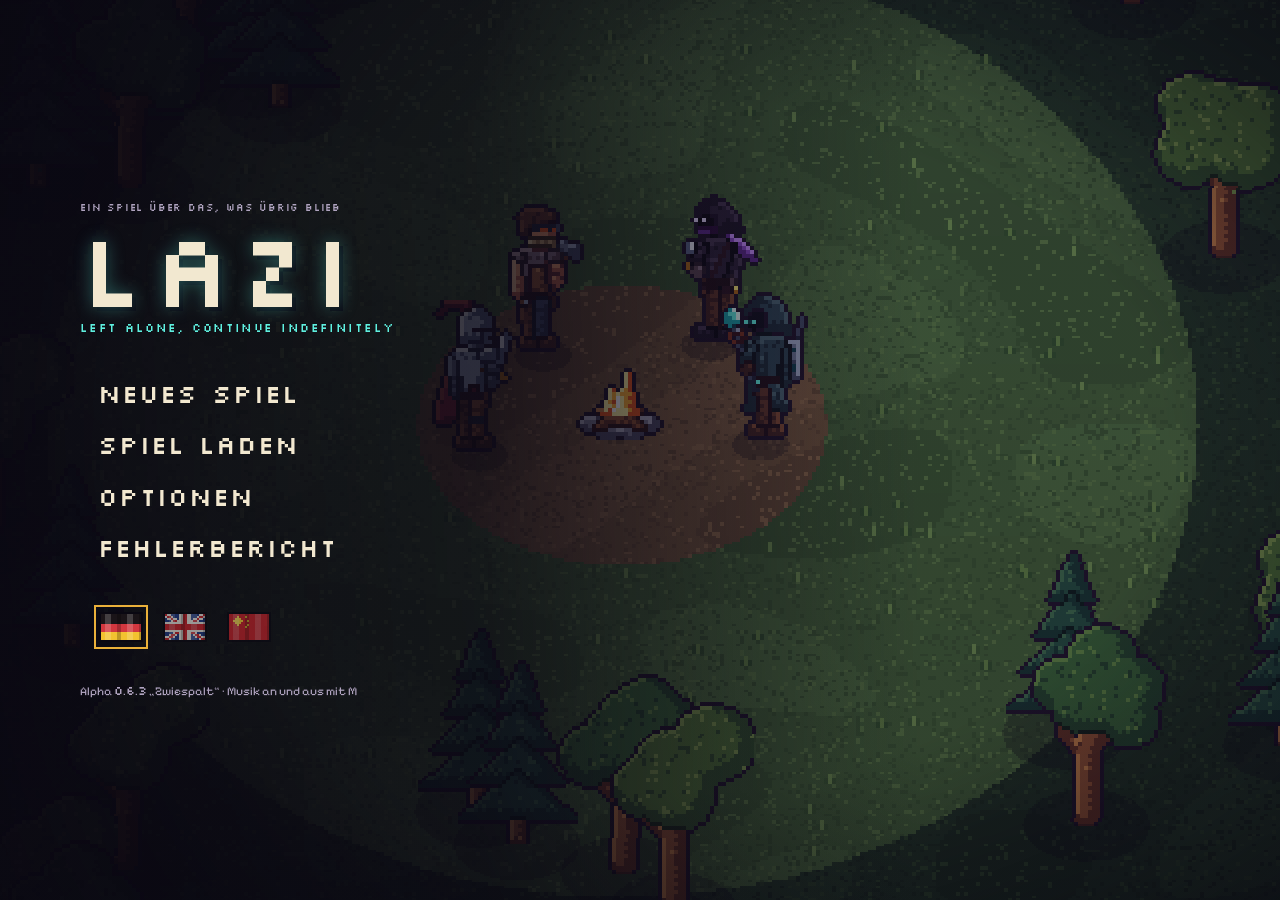
<file: index.html>
<!doctype html><html><head><meta charset="utf-8">
<meta name="viewport" content="width=device-width,initial-scale=1,viewport-fit=cover">
<link rel="manifest" href="manifest.webmanifest"><link rel="apple-touch-icon" href="icon-192.png">
<meta name="mobile-web-app-capable" content="yes"><meta name="apple-mobile-web-app-capable" content="yes">
<meta name="apple-mobile-web-app-status-bar-style" content="black-translucent"><meta name="apple-mobile-web-app-title" content="LAZI">
<meta name="theme-color" content="#120f1c">
<style>:root{box-sizing:border-box;padding-top:env(safe-area-inset-top,0px);padding-bottom:env(safe-area-inset-bottom,0px)}body{margin:0;padding:0}img{max-width:100%}</style>
<script>if ('serviceWorker' in navigator) addEventListener('load', () => {
  const schonDa = !!navigator.serviceWorker.controller;
  navigator.serviceWorker.addEventListener('controllerchange', () => { if (schonDa) neueFassungBereit(); });
  navigator.serviceWorker.register('sw.js').then(r => {
    const pruefen = () => r.update().catch(() => {});
    pruefen();
    document.addEventListener('visibilitychange', () => { if (!document.hidden) pruefen(); });
  }).catch(() => {});
});</script>
<title>LAZI</title>
<meta name="claude:viewport-fit-sides" content="cover">
<link rel="stylesheet" href="schriften/schriften.css">
<style>
/* Layout: Vollbild-Spielfläche (Three.js), darüber schwebende Pixel-Panels.
   Dorf: Ressourcen oben, Bauleiste unten. Mission: HUD oben, Steuerung unten.
   Bewusst nur ein dunkles Farbschema: das Spiel hat seine eigene Welt. */
:root {
  /* Grundtöne: Flächen und Schrift */
  --night: #120f1c;      /* Hintergrund */
  --panel: #1f1a2e;      /* Panels, leicht violett wie die Umrisse der Figuren */
  --panel2: #2a2340;     /* Karten in Panels */
  --edge: #463a62;       /* Panel-Rahmen */
  --ink: #f2e8d0;        /* Pergament-Text */
  --dim: #b0a4c0;        /* leiser Text */
  --schatten: #0a0812;   /* Umriss, Tiefe */
  /* Farben nach Bedeutung, im ganzen Spiel gleich (Vorbild Weltkarte):
     Gold = Auswahl, Hauptaktion · Rot = Gefahr, fehlt · Grün = sicher, gut · Cyan = Lazi, Verbund · Violett = geheim · Grau mit Schloss = gesperrt */
  --auswahl: #eab03a;  --auswahl-tief: #9a5a10;  --auf-auswahl: #241404;
  --gefahr: #ff5a4a;   --gefahr-text: #ff8a70;   --gefahr-grund: #4a1820;
  --sicher: #8ad860;
  --lazi: #5ff0e0;
  --geheim: #c890ff;
  --gesperrt: #8a8098;
  --gefahr-leer: #4a3e5a; /* leeres Gefahr-Kästchen */
  --mana: #8ab8ff;       /* Mana der Fähigkeiten (Wert, keine Bedeutung) */
  /* Alte Namen zeigen auf die Bedeutung */
  --bronze: var(--auswahl);
  --relic: var(--lazi);
  --blood: var(--gefahr);
  --good: var(--sicher);
  --rare: #5b9cff;
  --f-display: 'Silkscreen', 'Courier New', monospace;
  --f-body: 'LAZI Ziffern', 'Pixelify Sans', 'Trebuchet MS', sans-serif;
  color-scheme: dark;
}
html, body { height: 100%; }
/* Pixelify macht aus fl und fi sonst ein A */
*, *::before, *::after { font-variant-ligatures: none !important; font-feature-settings: "liga" 0, "clig" 0; }
[hidden] { display: none !important; }
body {
  background: var(--night); color: var(--ink);
  font-family: var(--f-body); font-size: 16px; line-height: 1.35;
  overflow: hidden; user-select: none; -webkit-user-select: none; touch-action: none;
}
#game { position: fixed; inset: 0; width: 100%; height: 100%; display: block; image-rendering: pixelated; }
button { font: inherit; color: inherit; }
/* iPhone: Die Seite selbst darf sich nie vergrößern (Doppeltippen, Spreizen). Dazu die Sperre in js/start.js (zoomSperre). */
html, #game, #touch, #stick, #knob, #hud, #fx, #stimmung { touch-action: none; }
button, .btn, .baukarte, .reiter, .zelle, .hm-knopf, .wahl-knopf, .modus-karte { touch-action: manipulation; }
body { -webkit-touch-callout: none; -webkit-text-size-adjust: 100%; text-size-adjust: 100%; }

.panel {
  background: var(--panel); color: var(--ink);
  border: 2px solid var(--edge);
  box-shadow: 0 0 0 2px #0a0812, inset 0 -3px 0 #0006;
  padding: 8px 10px;
}
.label { font-family: var(--f-display); font-size: 10px; letter-spacing: .08em; text-transform: uppercase; color: var(--dim); }
.note { font-size: 13px; color: var(--dim); margin: 0; }

.btn {
  appearance: none; cursor: pointer; justify-self: start;
  font: 400 15px/1 var(--f-display); letter-spacing: .06em; text-transform: uppercase;
  color: var(--auf-auswahl); background: var(--auswahl); border: 0; padding: 12px 18px;
  box-shadow: inset 0 -4px 0 var(--auswahl-tief), 0 0 0 2px var(--schatten);
}
.btn:hover { filter: brightness(1.1); }
.btn:focus-visible, .baukarte:focus-visible, .tb:focus-visible, .schliessen:focus-visible { outline: 3px solid var(--auswahl); outline-offset: 3px; }
.btn:disabled { filter: grayscale(1) brightness(.6); cursor: not-allowed; }
.btn.small { font-size: 11px; padding: 8px 10px; }
/* Fingergröße: jeder Knopf mindestens 44 px hoch (Grafik-Regel) */
.btn { min-height: 44px; }
.btn.ghost { background: var(--panel2); color: var(--ink); box-shadow: inset 0 -4px 0 #0008, 0 0 0 2px var(--edge); }
.knopfreihe { display: flex; flex-wrap: wrap; gap: 10px; }

/* ---------- Mission-HUD ---------- */
#hud {
  position: fixed; left: 0; right: 0; top: 0; pointer-events: none;
  display: flex; gap: 8px; justify-content: space-between; align-items: flex-start;
  padding-top: calc(8px + env(safe-area-inset-top, 0px));
  padding-left: max(12px, env(safe-area-inset-left, 0px));
  padding-right: max(12px, env(safe-area-inset-right, 0px));
}
#hud > .panel { min-width: 0; padding: 5px 8px; }
.hud-l { display: grid; gap: 3px; width: 200px; }
.hud-l > .label { font-size: 9px; white-space: nowrap; overflow: hidden; text-overflow: ellipsis; }
.hud-l { grid-template-columns: minmax(0, 1fr) auto; }
.hud-l > * { grid-column: 1 / -1; }
.hud-l > #wName { grid-column: 1; white-space: nowrap; overflow: hidden; text-overflow: ellipsis; }
.hud-l > #wExtra { grid-column: 2; }
.hud-l > .klapp { grid-column: auto; }
.hud-c { text-align: center; display: grid; gap: 3px; min-width: 160px; }
/* Gold, Teile, Punkte in einer Zeile */
.hud-r { display: grid; grid-auto-flow: column; grid-template-rows: auto; align-items: baseline; gap: 0 6px; font-variant-numeric: tabular-nums; }
.hud-r b + .label { margin-left: 8px; }
.hud-r b { text-align: right; font-weight: 600; }
.g { color: var(--ink); } .t { color: var(--lazi); }
.bar { position: relative; height: 14px; background: #0a0812; border: 2px solid #000; }
.bar i { position: absolute; inset: 0 auto 0 0; width: 100%; display: block; }
.bar b { position: relative; display: block; font: 600 11px/10px var(--f-body); text-align: center; padding-top: 1px; color: #fff; text-shadow: 1px 1px 0 #000; }
.bar.hp i { background: linear-gradient(#ff7a5e 0 50%, #d2373f 50%); }
.bar.charge { height: 4px; border-width: 1px; }
.bar.charge i { background: var(--relic); width: 0; }
.bar.boss { height: 12px; }
.bar.boss i { background: linear-gradient(#ff7a5e 0 50%, #b02a34 50%); }
.bar.door i { background: linear-gradient(#b8ec90 0 50%, #4e9a32 50%); }
#waveLabel { font-family: var(--f-display); font-size: 12px; letter-spacing: .06em; }
#waveSub { font-size: 12px; line-height: 1.2; color: var(--dim); }
.weapon { font-size: 12px; line-height: 1.2; }

#hint {
  position: fixed; left: max(16px, env(safe-area-inset-left, 0px)); bottom: calc(14px + env(safe-area-inset-bottom, 0px));
  font-size: 10.5px; color: var(--dim); max-width: 540px; pointer-events: none;
  display: flex; flex-wrap: wrap; gap: 1px 9px; padding: 3px 7px;
}
kbd { font-family: var(--f-display); font-size: 9px; color: var(--ink); background: #0a0812; border: 1px solid var(--edge); padding: 1px 4px; white-space: nowrap; }

#toast {
  position: fixed; left: 50%; top: 30%; transform: translate(-50%, -50%);
  font-family: var(--f-display); font-size: clamp(18px, 4vw, 30px); letter-spacing: .06em; text-align: center;
  color: var(--ink); text-shadow: 3px 3px 0 #0a0812; pointer-events: none; opacity: 0; transition: opacity .25s;
  width: min(90vw, 720px); text-wrap: balance; z-index: 5;
}
#toast.show { opacity: 1; }
#toast small { display: block; font-family: var(--f-body); font-size: .55em; letter-spacing: 0; color: var(--dim); margin-top: 6px; }

#fx { position: fixed; inset: 0; pointer-events: none; overflow: hidden; }
.dmg { position: absolute; font: 700 15px/1 var(--f-body); color: #fff; text-shadow: 2px 2px 0 #0a0812, -1px -1px 0 #0a0812; transform: translate(-50%, -50%); white-space: nowrap; }
.dmg.big { font-size: 21px; color: var(--bronze); }
.dmg.hurt { color: var(--gefahr-text); }
.dmg.heal { color: var(--good); }
.dmg.loot { color: var(--relic); font-size: 13px; }

#itemCard {
  position: fixed; left: 50%; transform: translateX(-50%);
  bottom: calc(18px + env(safe-area-inset-bottom, 0px));
  width: min(360px, calc(100vw - 32px)); display: grid; gap: 4px;
}
#hint:not([hidden]) ~ #itemCard { bottom: calc(76px + env(safe-area-inset-bottom, 0px)); }
#itemCard.touch { bottom: calc(190px + env(safe-area-inset-bottom, 0px)); }
#itemCard .ic-name { font-size: 19px; font-weight: 700; }
#itemCard .ic-stats { font-size: 14px; font-variant-numeric: tabular-nums; }
#itemCard .ic-eff { font-size: 13px; color: var(--relic); }
.up { color: var(--sicher); } .down { color: var(--gefahr-text); }

/* ---------- Dorf ---------- */
#dorfUi { position: fixed; inset: 0; pointer-events: none; }
#dorfUi > * { pointer-events: auto; }
#dorfTop {
  position: absolute; left: 0; right: 0; top: 0; pointer-events: none;
  display: flex; gap: 8px; justify-content: space-between; align-items: flex-start; flex-wrap: wrap;
  padding-top: calc(10px + env(safe-area-inset-top, 0px));
  padding-left: max(16px, env(safe-area-inset-left, 0px));
  padding-right: max(16px, env(safe-area-inset-right, 0px));
}
#dorfTop > * { pointer-events: auto; min-width: 0; }
.ressourcen { display: flex; flex-wrap: wrap; gap: 4px 16px; align-items: baseline; font-variant-numeric: tabular-nums; }
.res { display: grid; }
.res b { font-size: 19px; font-weight: 700; line-height: 1.1; }
.res .a { color: var(--ink); }
.res small { font-size: 11px; color: var(--dim); }
.res b, .res-mini b { text-shadow: 1px 1px 0 #0a0812; letter-spacing: .02em; }
/* Eingeklappt: die übrigen Vorräte als Kurzliste mit Symbolen im freien Platz rechts */
.ressourcen:not(.zu) .res-mini { display: none; }
.res-mini { display: grid; grid-template-columns: repeat(2, auto); gap: 1px 10px; align-content: center; justify-content: start; font-variant-numeric: tabular-nums; }
.res-mini span { display: flex; align-items: center; gap: 3px; white-space: nowrap; }
.res-mini b { font-size: 14px; font-weight: 700; line-height: 1.1; color: var(--ink); }
.res-mini .rsym { width: 13px; height: 13px; }
.epoche { width: 300px; display: grid; gap: 4px; }
/* Eingeklappt (Standard): Vorrat als eine Zeile aus Symbol und Zahl, Ziele als Zähler. Aufgeklappt: alles mit Namen und Hinweisen. */
.ressourcen.zu { display: flex; flex-wrap: wrap; align-items: center; gap: 2px 14px; padding: 5px 34px 5px 10px; }
.ressourcen.zu .res { display: flex; align-items: center; gap: 3px; }
.ressourcen.zu .res .rtext, .ressourcen.zu .res small, .epoche.zu .label { position: absolute; width: 1px; height: 1px; overflow: hidden; clip-path: inset(50%); white-space: nowrap; }
.ressourcen.zu .res b, .ressourcen.zu .res-mini b { font-size: 15px; }
.ressourcen.zu .res-mini { display: flex; flex-wrap: wrap; gap: 2px 14px; }
.ressourcen.zu .res .label .rsym, .ressourcen.zu .res-mini .rsym { width: 15px; height: 15px; }
.res.herz .label::before { content: ''; width: 13px; height: 12px; flex: none; background: currentColor; clip-path: polygon(0 15%, 15% 0, 38% 0, 50% 15%, 62% 0, 85% 0, 100% 15%, 100% 45%, 50% 100%, 0 45%); }
.ressourcen.zu .res.herz .label { color: var(--ink); font-size: 0; }
.epoche.zu { display: flex; align-items: center; gap: 4px 10px; flex-wrap: wrap; width: auto; padding: 5px 34px 5px 10px; }
#dZielStand { font-size: 13px; color: var(--dim); white-space: nowrap; }
/* Eingeklappt fehlen die Hinweise: Steht dort etwas Schlechtes, wird die Zahl rot */
.ressourcen.zu .res:has(small.schlecht) b, .ressourcen.zu .res b.down { color: var(--gefahr-text); }
#dZielStand.ok { color: var(--sicher); }
.epoche:not(.zu) #dZielStand { display: none; }
.epoche-name { font-family: var(--f-display); font-size: 12px; letter-spacing: .04em; }
#dZiel { list-style: none; margin: 0; padding: 0; font-size: 13px; color: var(--dim); display: grid; gap: 1px; }
#dZiel li.ok { color: var(--good); }
.oben-rechts { display: flex; gap: 8px; align-items: flex-start; }

#bauBereich {
  position: absolute; left: max(16px, env(safe-area-inset-left, 0px)); bottom: calc(14px + env(safe-area-inset-bottom, 0px));
  right: calc(max(16px, env(safe-area-inset-right, 0px)) + 158px); display: grid; gap: 0; justify-items: start;
}
#bauReiter { display: flex; gap: 2px; overflow-x: auto; touch-action: pan-x; max-width: 100%; justify-self: stretch; }
#bauLeiste { justify-self: stretch; }
/* Eingeklappt: nur der Knopf „Bauen“, die Reiter kommen beim Aufklappen */
#bauBereich.zu .reiter:not(.klappe) { display: none; }
#bauBereich.zu .reiter.klappe { border-bottom: 2px solid var(--edge); padding: 0 14px; min-height: 40px; color: var(--ink); }
#bauBereich.zu #bauLeiste { display: none; }
.reiter.klappe { color: var(--ink); }
#bauBereich.zu .reiter { border-bottom: 2px solid var(--edge); }
.reiter {
  appearance: none; cursor: pointer; flex: none; font: 400 11px/1 var(--f-display); letter-spacing: .05em; text-transform: uppercase;
  color: var(--dim); background: var(--panel); border: 2px solid var(--edge); border-bottom: 0; padding: 7px 10px 6px;
}
.reiter.an { color: var(--bronze); background: var(--panel); box-shadow: inset 0 3px 0 var(--bronze); }
.reiter:focus-visible { outline: 3px solid var(--auswahl); outline-offset: -3px; }
#bauLeiste { display: flex; gap: 6px; overflow-x: auto; padding: 6px; touch-action: pan-x; align-items: stretch; }
.leiste-note { align-self: center; max-width: 52ch; padding: 0 6px; }
.politik-karte { flex: 0 0 auto; width: 230px; display: grid; gap: 4px; align-content: start; background: var(--panel2); border: 2px solid var(--edge); padding: 6px 8px; }
.ls-wert { font-size: 17px; }
.gruende { list-style: none; margin: 0; padding: 0; display: grid; gap: 1px; font-size: 12px; }
.gruende li { display: flex; justify-content: space-between; gap: 8px; }
.nachbar { display: flex; justify-content: space-between; gap: 8px; font-size: 14px; }
.ausbau { display: grid; gap: 2px; border-top: 2px solid var(--edge); padding-top: 6px; }
.res.kohle b { color: var(--ink); }
.baukarte {
  flex: 0 0 auto; width: 92px; display: grid; justify-items: center; align-content: start; gap: 1px; cursor: pointer; text-align: center;
  background: var(--panel2); border: 2px solid var(--edge); padding: 4px 4px 5px;
}
.baukarte:hover { border-color: var(--auswahl); }
.baukarte canvas { width: 46px; height: 40px; object-fit: contain; image-rendering: pixelated; }
.baukarte b { font-size: 12px; line-height: 1.1; overflow-wrap: anywhere; hyphens: auto; }
.baukarte { overflow: hidden; }
.baukarte span, .baukarte p { overflow-wrap: anywhere; hyphens: auto; }
.baukarte .preis { font-size: 11px; color: var(--ink); }
.baukarte .grund { font-size: 10px; line-height: 1.15; color: var(--gefahr-text); display: -webkit-box; -webkit-line-clamp: 2; -webkit-box-orient: vertical; overflow: hidden; }
.baukarte .grund:empty { display: none; }
.baukarte.gesperrt { opacity: .62; }
.baukarte { position: relative; }
.baukarte .schloss { display: none; position: absolute; left: 50%; top: 4px; transform: translateX(-50%); width: 40px; height: auto; image-rendering: pixelated; pointer-events: none; }
.baukarte.epochezu { opacity: 1; background: #0e0c14; border-color: #2a2632; }
.baukarte.epochezu > :not(.schloss):not(.grund) { filter: grayscale(1) brightness(.45); }
.baukarte.epochezu .schloss { display: block; }
.baukarte.epochezu .grund { color: var(--gesperrt); }
#dorfKnoepfe {
  position: absolute; right: max(16px, env(safe-area-inset-right, 0px)); bottom: calc(14px + env(safe-area-inset-bottom, 0px));
  display: grid; gap: 6px; width: 144px;
}
#dorfKnoepfe .btn { justify-self: stretch; text-align: center; }
#btnMission { padding: 12px; font-size: 14px; }
#bauModus {
  position: absolute; left: 50%; transform: translateX(-50%); bottom: calc(18px + env(safe-area-inset-bottom, 0px));
  display: flex; gap: 10px; align-items: center; flex-wrap: wrap; justify-content: center; width: min(460px, calc(100vw - 32px));
}
#bauModusText { font-weight: 600; flex: 1 1 100%; text-align: center; }
#infoPanel {
  position: absolute; right: max(16px, env(safe-area-inset-right, 0px)); top: calc(64px + env(safe-area-inset-top, 0px));
  width: min(300px, calc(100vw - 32px)); display: grid; gap: 8px; padding-right: 44px;
  max-height: calc(100vh - 260px); overflow-y: auto; z-index: 4;   /* über den Klapp-Knöpfen der HUD-Kästen */
}
#infoPanel .btn { justify-self: stretch; text-align: center; }
#infoPanel p { margin: 0; font-size: 14px; }
.info-titel { font-family: var(--f-display); font-size: 15px; }
.schliessen { position: absolute; right: 2px; top: 2px; min-width: 44px; min-height: 44px; background: none; border: 0; color: var(--dim); font-size: 22px; cursor: pointer; padding: 2px 6px; }

/* ---------- Overlay ---------- */
#overlay {
  position: fixed; inset: 0; display: grid; place-items: center; overflow-y: auto; z-index: 10;
  background: radial-gradient(ellipse at center, #120f1ccc, #06040cf0);
  padding-block: calc(20px + env(safe-area-inset-top, 0px)) calc(20px + env(safe-area-inset-bottom, 0px));
  padding-left: max(16px, env(safe-area-inset-left, 0px)); padding-right: max(16px, env(safe-area-inset-right, 0px));
  touch-action: pan-y;
}
.card { width: min(580px, 100%); display: grid; gap: 14px; padding: 20px 22px; }
.card h1 { margin: 0; font-family: var(--f-display); font-weight: 400; font-size: clamp(24px, 6vw, 36px); line-height: 1.05; letter-spacing: .03em; text-wrap: balance; }
.card p { margin: 0; max-width: 62ch; }
.card .story { font-size: 17px; border-left: 3px solid var(--edge); padding-left: 12px; }
.facts { display: grid; grid-template-columns: max-content 1fr; gap: 6px 14px; font-size: 15px; margin: 0; }
.facts dt { font-family: var(--f-display); font-size: 10px; letter-spacing: .08em; text-transform: uppercase; color: var(--dim); padding-top: 4px; }
.facts dd { margin: 0; min-width: 0; }
/* Gefahr: überall fünf Kästchen, gefüllte in Rot (wie auf der Weltkarte) */
.pips { display: inline-flex; gap: 2px; vertical-align: middle; }
.facts dd > .pips { margin-right: 6px; }
.pips i { width: 7px; height: 7px; background: var(--gefahr-leer); display: block; }
.pips i.voll { background: var(--gefahr); }
.rewards { display: flex; flex-wrap: wrap; gap: 8px; }
.reward { border: 2px solid var(--edge); background: #0a0812; padding: 6px 10px; font-variant-numeric: tabular-nums; }
.reward b { font-size: 20px; display: block; }
.reward.g b, .reward.a b, .reward.s b { color: var(--ink); } .reward.t b { color: var(--lazi); }
.controls { display: grid; grid-template-columns: max-content 1fr; gap: 4px 12px; font-size: 14px; color: var(--dim); }
.beutel { display: grid; gap: 8px; max-height: 50vh; overflow-y: auto; }
.beutel-zeile { background: var(--panel2); border: 2px solid var(--edge); padding: 8px 10px; display: grid; gap: 4px; }
.beutel-zeile.aktiv { border-color: var(--bronze); }
.bz-name { font-weight: 700; font-size: 16px; }
.bz-werte { font-size: 13px; color: var(--dim); }
.bz-werte .eff { color: var(--relic); }
.bz-knoepfe { display: flex; flex-wrap: wrap; gap: 6px; }
.bz-knoepfe:empty { display: none; }

/* ---------- Touch-Steuerung ---------- */
#touch { position: fixed; inset: 0; pointer-events: none; }
#stick {
  position: absolute; left: max(18px, env(safe-area-inset-left, 0px)); bottom: calc(24px + env(safe-area-inset-bottom, 0px));
  width: 104px; height: 104px; border-radius: 50%; border: 2px solid #ffffff33; background: #00000033; pointer-events: auto;
}
#knob { position: absolute; left: 50%; top: 50%; width: 46px; height: 46px; margin: -23px 0 0 -23px; border-radius: 50%; background: #f2e8d055; border: 2px solid #f2e8d0aa; }
#tbtns {
  position: absolute; right: max(16px, env(safe-area-inset-right, 0px)); bottom: calc(22px + env(safe-area-inset-bottom, 0px));
  display: grid; grid-template-columns: 64px 76px; grid-template-rows: 64px 76px; gap: 10px; pointer-events: auto;
}
.tb {
  border-radius: 50%; border: 2px solid #0a0812; color: var(--ink); background: #1f1a2ecc;
  font: 400 9px/1.1 var(--f-display); letter-spacing: .04em; text-transform: uppercase; display: grid; place-items: center; text-align: center;
  box-shadow: inset 0 -4px 0 #0008;
}
.tb.main { background: var(--auswahl); color: var(--auf-auswahl); grid-column: 2; grid-row: 2; }
.tb.on { filter: brightness(1.5); }


/* Düstere Stimmung: dunkle Ränder und ein kühler Schleier über der Welt */
#stimmung {
  position: fixed; inset: 0; pointer-events: none;
  background:
    radial-gradient(ellipse 75% 70% at 50% 50%, transparent 55%, rgba(6, 4, 14, .62) 100%),
    linear-gradient(rgba(28, 22, 52, .22), rgba(18, 12, 30, .3));
}
.dmg.golem { color: #c8e8ff; font-size: 13px; }
.weapon.dim { color: var(--dim); font-size: 12px; }
.weapon.dim:empty { display: none; }
.bar.energy { height: 10px; }
.bar.energy i { background: linear-gradient(#a0fff4 0 50%, #2ab8b0 50%); }
.bar.energy b { font-size: 9px; line-height: 8px; }
.card.breit { width: min(860px, 100%); }
.klassen { display: grid; grid-template-columns: repeat(auto-fit, minmax(230px, 1fr)); gap: 10px; }
.klasse-karte { background: var(--panel2); border: 2px solid var(--edge); padding: 10px; display: grid; grid-template-columns: 72px 1fr; gap: 10px; align-items: stretch; }
.klasse-karte canvas { width: 64px; height: 78px; image-rendering: pixelated; }
.schwer-wahl { display: grid; gap: 6px; margin-bottom: 10px; }
.schwer-wahl .note { margin: 0; }
.schwer-wahl .btn, .kk-text .btn { min-height: 44px; }
#ladebild { position: fixed; inset: 0; z-index: 9000; display: grid; place-content: center; justify-items: center; gap: 12px; background: #0a0812; color: var(--ink); font: 400 15px var(--f-display); letter-spacing: .06em; }
#ladebild[hidden] { display: none; }
#ladebild i { display: block; width: 140px; height: 6px; background: linear-gradient(90deg, transparent, var(--bronze), transparent); background-size: 60px 100%; background-repeat: no-repeat; animation: laden 1s linear infinite; }
@keyframes laden { from { background-position: -60px 0; } to { background-position: 140px 0; } }
.kk-bilder { display: grid; justify-items: center; align-content: start; gap: 2px; }
.kk-bilder small { font-size: 10px; color: var(--dim); margin-bottom: 8px; text-align: center; }
.klasse-karte canvas.modern { height: auto; image-rendering: auto; }
.kk-text { display: flex; flex-direction: column; gap: 4px; min-width: 0; }
.kk-text .btn { margin-top: auto; align-self: flex-start; }
.kk-text b { font-size: 18px; }
.kk-text p { font-size: 14px; margin: 0; }
.wahl { display: grid; gap: 6px; }
.wahl-knoepfe { display: grid; grid-template-columns: repeat(auto-fit, minmax(112px, 1fr)); gap: 6px; }
.wahl-knopf { text-align: left; background: var(--panel2); border: 2px solid var(--edge); padding: 8px; cursor: pointer; display: grid; gap: 2px; }
.wahl-knopf small { font-size: 12px; color: var(--dim); }
.wahl-knopf.an { border-color: var(--bronze); box-shadow: inset 0 0 0 1px var(--bronze); }
.wahl-knopf:focus-visible { outline: 3px solid var(--auswahl); outline-offset: 2px; }
.oben-rechts .btn.small { padding: 8px 10px; }

/* ---------- Hauptmenü ---------- */
#hauptmenue {
  position: fixed; inset: 0; z-index: 8;
  background: linear-gradient(90deg, rgba(10, 8, 18, .94) 0, rgba(10, 8, 18, .72) 38%, rgba(10, 8, 18, 0) 72%);
  display: flex; align-items: center;
  padding-left: max(16px, env(safe-area-inset-left, 0px)); padding-right: max(16px, env(safe-area-inset-right, 0px));
  padding-block: calc(24px + env(safe-area-inset-top, 0px)) calc(24px + env(safe-area-inset-bottom, 0px));
}
.hm-innen { display: grid; gap: 34px; padding-left: clamp(0px, 5vw, 72px); max-width: 460px; }
.hm-titel { display: grid; gap: 6px; }
.hm-titel h1 { margin: 0; font-family: var(--f-display); font-weight: 400; font-size: clamp(56px, 12vw, 104px); line-height: .9; letter-spacing: .08em; color: var(--ink); text-shadow: 0 0 18px rgba(95, 240, 224, .35), 4px 4px 0 #0a0812; }
.hm-titel p { margin: 0; font-family: var(--f-display); font-size: 12px; letter-spacing: .12em; color: var(--relic); text-transform: uppercase; }
.hm-knoepfe { display: grid; gap: 4px; }
.hm-knopf {
  appearance: none; min-height: 44px; background: none; border: 0; cursor: pointer; text-align: left; color: var(--ink);
  font: 400 clamp(20px, 4vw, 26px)/1.2 var(--f-display); letter-spacing: .04em; padding: 8px 14px; border-left: 4px solid transparent;
  display: grid;
}
.hm-knopf small { font-family: var(--f-body); font-size: 13px; letter-spacing: 0; color: var(--dim); }
.hm-knopf:hover, .hm-knopf:focus-visible { border-left-color: var(--bronze); background: rgba(234, 176, 58, .08); outline: none; color: #fff; }
.bestenliste { width: 100%; border-collapse: collapse; font-size: 13px; margin: 4px 0 10px; }
.bestenliste th, .bestenliste td { text-align: left; padding: 3px 6px; border-bottom: 1px solid rgba(255,255,255,.1); }
.bestenliste th { color: var(--dim); font-weight: 400; }
.bestenliste .eigener td { color: var(--auswahl); font-weight: 700; }
#bauOk.aus { opacity: .45; }
#bauGrundText { color: var(--gefahr-text); flex: 1 1 100%; text-align: center; }
.hm-fuss { margin: 0; font-size: 12px; color: var(--dim); }
#bauReiter .werkzeug { margin-left: auto; }
#bauReiter .werkzeug + .werkzeug { margin-left: 0; }
#bauReiter .werkzeug:disabled { opacity: .45; cursor: default; }
.btn.abbau { color: var(--gefahr-text); }
.hm-sprachen { display: flex; gap: 10px; padding-left: 14px; }
.flagge { appearance: none; padding: 5px 3px; background: none; border: 2px solid transparent; cursor: pointer; line-height: 0; opacity: .6; transition: opacity .15s, transform .15s; }
.flagge canvas { width: 44px; height: 30px; image-rendering: pixelated; }
.flagge:hover, .flagge:focus-visible { opacity: 1; transform: translateY(-2px); outline: none; border-color: var(--edge); }
.flagge.an { opacity: 1; border-color: var(--bronze); }
#grafikHinweis { position: fixed; left: 50%; transform: translateX(-50%); top: calc(12px + env(safe-area-inset-top, 0px)); z-index: 20; width: min(420px, calc(100vw - 32px)); display: grid; gap: 8px; }
#grafikHinweis p { margin: 0; }
#fpsAnzeige { position: fixed; left: max(8px, env(safe-area-inset-left, 0px)); bottom: calc(6px + env(safe-area-inset-bottom, 0px)); z-index: 9; font: 400 10px var(--f-display); color: var(--dim); background: #0a0812c0; padding: 2px 5px; pointer-events: none; }

/* ---------- Spielstände und Optionen ---------- */
.plaetze { display: grid; gap: 8px; }
.modus-karten { display: grid; gap: 8px; }
.modus-karte {
  appearance: none; cursor: pointer; text-align: left; display: grid; gap: 3px; color: var(--ink);
  background: var(--panel2); border: 2px solid var(--edge); border-left: 4px solid var(--bronze); padding: 10px 12px; font: inherit;
}
.modus-karte b { font: 400 16px/1.1 var(--f-display); letter-spacing: .05em; text-transform: uppercase; color: var(--bronze); }
.modus-karte span { font-size: 14px; color: var(--ink); }
.modus-karte small { font-size: 12px; color: var(--dim); }
.modus-karte:hover:not(:disabled), .modus-karte:focus-visible { border-color: var(--bronze); background: rgba(234, 176, 58, .08); outline: none; }
.modus-karte:disabled { cursor: not-allowed; opacity: .55; border-left-color: var(--edge); }
.modus-karte:disabled b { color: var(--dim); }
.modus-karte:disabled small { color: var(--gesperrt); }
.platz { display: flex; flex-wrap: wrap; gap: 8px 14px; align-items: center; justify-content: space-between; background: var(--panel2); border: 2px solid var(--edge); padding: 10px 12px; }
.platz.leer { opacity: .75; }
.platz-text { display: grid; gap: 2px; min-width: 0; }
.platz-text b { font-family: var(--f-display); font-weight: 400; font-size: 13px; letter-spacing: .04em; }
.platz-text span { font-size: 15px; }
.platz-text small { font-size: 12px; color: var(--dim); }
.platz-knoepfe { display: flex; flex-wrap: wrap; gap: 6px; }
.sicherung { font: 12px/1.4 ui-monospace, monospace; width: 100%; min-height: 110px; resize: vertical; box-sizing: border-box; background: #0a0812; color: var(--ink); border: 2px solid var(--edge); padding: 6px 8px; word-break: break-all; }
.optionen { display: grid; gap: 14px; }
.opt-gruppe { display: grid; grid-template-columns: minmax(0, 1fr) auto; gap: 8px 16px; align-items: center; }
.opt-gruppe > .label { grid-column: 1 / -1; color: var(--dim); }
.opt-gruppe label { font-size: 15px; }
.opt-gruppe select, .opt-gruppe input[type="range"] { font: inherit; font-size: 14px; background: #0a0812; color: var(--ink); border: 2px solid var(--edge); padding: 4px 6px; width: 190px; max-width: 46vw; }
.opt-gruppe input[type="range"] { padding: 0; accent-color: var(--bronze); }
.opt-gruppe input[type="checkbox"] { width: 20px; height: 20px; accent-color: var(--bronze); justify-self: end; }
.opt-gruppe select:focus-visible, .opt-gruppe input:focus-visible { outline: 3px solid var(--auswahl); outline-offset: 2px; }

/* ---------- Held ---------- */
#btnHeld.hinweis { box-shadow: inset 0 -4px 0 #0008, 0 0 0 2px var(--bronze); }
.bar.xp { height: 16px; }
.bar.xp i { background: linear-gradient(#ffe07a 0 50%, var(--bronze) 50%); }
.bar.xp b { font-size: 11px; line-height: 12px; }
.held-grid { display: grid; grid-template-columns: minmax(0, 1fr) minmax(0, 1.8fr); gap: 18px; align-items: start; }
.held-werte, .held-baum { display: grid; gap: 8px; min-width: 0; }
.wert-zeile { display: flex; gap: 10px; align-items: center; justify-content: space-between; background: var(--panel2); border: 2px solid var(--edge); padding: 8px 10px; }
.wert-zeile .note { display: block; }
.meilenstein { display: grid; gap: 6px; }
.ms-kopf { display: flex; gap: 10px; align-items: baseline; }
.ms-stufe { font-family: var(--f-display); font-size: 13px; color: var(--dim); }
.ms-stufe.erreicht { color: var(--sicher); }
.ms-wahl { display: grid; grid-template-columns: minmax(0, 1fr) auto minmax(0, 1fr); gap: 6px; align-items: stretch; }
.oder { align-self: center; font-size: 12px; color: var(--dim); }
.faehigkeit { background: var(--panel2); border: 2px solid var(--edge); padding: 8px 10px; display: flex; flex-direction: column; gap: 4px; }
.faehigkeit b { font-size: 15px; }
.faehigkeit p { margin: 0; font-size: 13px; color: var(--dim); }
.faehigkeit .btn { align-self: flex-start; margin-top: auto; }
.faehigkeit.gewaehlt { border-color: var(--bronze); box-shadow: inset 0 0 0 1px var(--bronze); }
.faehigkeit.verpasst, .faehigkeit.gesperrt { opacity: .5; filter: grayscale(1); }
.dmg.perfekt { color: #d8b0ff; font-size: 17px; }

/* ---------- Weltkarte ---------- */
#weltkarte {
  position: fixed; inset: 0; z-index: 7; background: #0a0812; display: flex; flex-direction: column; gap: 10px;
  padding-block: calc(10px + env(safe-area-inset-top, 0px)) calc(10px + env(safe-area-inset-bottom, 0px));
  padding-left: max(16px, env(safe-area-inset-left, 0px)); padding-right: max(16px, env(safe-area-inset-right, 0px));
}
.karte-kopf { display: flex; flex-wrap: wrap; gap: 8px 16px; align-items: center; justify-content: space-between; }
.karte-kopf > div:first-child { display: grid; gap: 2px; min-width: 0; }
.karte-titel { font-family: var(--f-display); font-weight: 400; font-size: 20px; letter-spacing: .04em; }
.karte-kopf small { font-size: 13px; color: var(--dim); }
/* Endfassung F: große ziehbare Karte, schmale einklappbare Leiste (Handy: Blatt unten).
   Farbbedeutung: Gold = Auswahl · Rot = Gefahr · Grün = sicher · Cyan = Lazi, Verbund · Violett = geheim · Grau mit Schloss = gesperrt · Nebel = unbekannt */
#weltkarte { --nebel: #2a2438; --leiste-b: 288px; }
#weltkarte .karte-kopf .btn { min-height: 44px; }
.wk-flaeche { position: relative; flex: 1; min-height: 0; overflow: hidden; border: 2px solid var(--edge); box-shadow: 0 0 0 2px #0a0812; }
.wk-karte { position: absolute; inset: 0; overflow: hidden; cursor: grab; touch-action: none; user-select: none; -webkit-user-select: none; background: #0a0812; }
.wk-karte.zieht { cursor: grabbing; }
.wk-welt { position: absolute; left: 0; top: 0; transform-origin: 0 0; will-change: transform; }
.wk-welt canvas { position: absolute; left: 0; top: 0; display: block; image-rendering: pixelated; image-rendering: crisp-edges; }
.wk-orte, .wk-landnamen { position: absolute; inset: 0; pointer-events: none; overflow: hidden; }
.wk-knopf { appearance: none; min-width: 44px; min-height: 44px; padding: 0 12px; background: rgba(31, 26, 46, .94); border: 2px solid var(--edge); color: var(--ink); cursor: pointer; font: 400 12px/1 var(--f-display); letter-spacing: .02em; display: inline-flex; align-items: center; justify-content: center; }
.wk-knopf:hover { border-color: var(--dim); }
.wk-knopf:focus-visible, .ort-punkt:focus-visible { outline: 2px solid var(--auswahl); outline-offset: 2px; }
/* Orte: Trefferfläche 44 px und Name */
.ort-punkt { position: absolute; left: 0; top: 0; width: 44px; height: 44px; margin: -22px 0 0 -22px; appearance: none; background: none; border: 0; padding: 0; cursor: pointer; pointer-events: auto; display: grid; place-items: center; }
.ort-punkt .ring { width: 30px; height: 30px; border: 2px solid transparent; transition: border-color .15s; }
.ort-punkt:hover .ring { border-color: var(--dim); }
.ort-punkt.gewaehlt .ring { border-color: var(--auswahl); box-shadow: 0 0 0 2px #0a0812, 0 0 12px #eab03a88; }
.ort-punkt .ruf { position: absolute; right: 0; top: 0; width: 18px; height: 18px; background: var(--lazi); color: #06201e; font: 700 13px/18px var(--f-body); text-align: center; box-shadow: 0 0 0 2px #0a0812; }
.ort-punkt .schloss { position: absolute; right: 4px; bottom: 4px; width: 12px; height: 9px; background: var(--gesperrt); box-shadow: 0 0 0 2px #0a0812; }
.ort-punkt .schloss::before { content: ''; position: absolute; left: 2px; top: -7px; width: 4px; height: 5px; border: 2px solid var(--gesperrt); border-bottom: 0; }
.ort-name { position: absolute; left: 0; top: 0; pointer-events: auto; cursor: pointer; white-space: nowrap; padding: 3px 7px 4px; background: rgba(10, 8, 18, .86); border: 1px solid var(--edge); display: grid; justify-items: center; gap: 2px; line-height: 1.1; }
.ort-name b { font: 600 13px/1.15 var(--f-body); color: var(--ink); letter-spacing: .01em; }
.ort-name .zeile2 { font: 400 11px/1 var(--f-body); color: var(--dim); display: flex; gap: 4px; align-items: center; }
.ort-name.gewaehlt { border: 2px solid var(--auswahl); padding: 2px 6px 3px; z-index: 3; }
.ort-name.versteckt { display: none; }
.ort-name .kurz-n { display: none; }
.kompakt .ort-name .lang-n { display: none; }
.kompakt .ort-name .kurz-n { display: block; font-size: 12px; }
.kompakt .ort-name { padding: 2px 5px 3px; }
.kompakt .ort-name .zeile2 .pips i { width: 5px; height: 5px; }
.kompakt .ort-name .zeile2 > span:not(.pips) { font-size: 0; width: 6px; height: 6px; background: currentColor; display: inline-block; }
.ort-name.gesperrt b { color: var(--gesperrt); }
.ort-name.geheim b { color: var(--geheim); }
.wort-sicher { color: var(--sicher); }
.wort-gesperrt { color: var(--gesperrt); }
.wort-lazi { color: var(--lazi); }
.wort-geheim { color: var(--geheim); }
/* Bedienknöpfe der Karte */
.wk-steuer { position: absolute; right: calc(var(--steuer-r, 0px) + 12px); bottom: 12px; display: grid; gap: 6px; z-index: 5; }
.wk-steuer .wk-knopf { width: 44px; padding: 0; font-size: 16px; }
.wk-steuer .wk-knopf small { font-size: 9px; text-transform: uppercase; }
/* Leiste: schmal und einklappbar */
.wk-leiste { position: absolute; top: 0; right: 0; bottom: 0; width: var(--leiste-b); background: var(--night); border-left: 2px solid var(--edge); z-index: 7; display: flex; flex-direction: column; transition: transform .22s ease; }
.wk-leiste.zu { transform: translateX(100%); }
.leiste-griff { position: absolute; left: -46px; top: 12px; width: 44px; height: 44px; padding: 0; font-size: 14px; }
#karteInfo { flex: 1; min-height: 0; display: flex; flex-direction: column; }
.leiste-kopf { padding: 12px 14px 8px; display: grid; gap: 4px; border-bottom: 1px solid var(--edge); }
.leiste-kopf .status { font-size: 13px; color: var(--dim); display: flex; flex-wrap: wrap; gap: 4px 8px; align-items: center; }
.leiste-kopf h2 { margin: 0; font: 400 17px/1.2 var(--f-display); letter-spacing: .02em; }
.leiste-inhalt { flex: 1; min-height: 0; overflow-y: auto; overscroll-behavior: contain; padding: 10px 14px 14px; display: grid; align-content: start; gap: 10px; }
.leiste-inhalt p { margin: 0; }
.leiste-inhalt .story { font-size: 15px; }
.leiste-inhalt .facts { grid-template-columns: 1fr; gap: 2px; font-size: 13px; }
.leiste-inhalt .facts dd { margin: 0 0 6px; }
.karte-aktionen { display: grid; gap: 6px; padding: 10px 14px; border-top: 1px solid var(--edge); max-height: 46%; overflow-y: auto; overscroll-behavior: contain; }
.karte-aktionen:empty { display: none; }
.karte-aktionen .btn { justify-self: stretch; text-align: center; }
.karte-aktionen .note { font-size: 13px; margin: 0; }
#weltkarte .anfrage-box { border-color: var(--lazi); }
#weltkarte .anfrage-box .label { color: var(--lazi); }
.legende, .landstriche { display: grid; grid-template-columns: 1fr 1fr; gap: 6px 10px; font-size: 12px; color: var(--dim); padding-top: 8px; border-top: 1px solid var(--edge); }
.legende span, .landstriche span { display: flex; align-items: center; gap: 6px; }
.legende i, .landstriche i { width: 14px; height: 14px; display: inline-block; flex: none; }
.lg-auswahl { border: 2px solid var(--auswahl); }
.lg-gefahr { background: var(--gefahr); }
.lg-sicher { background: var(--sicher); }
.lg-lazi { background: var(--lazi); }
.lg-geheim { background: var(--geheim); }
.lg-gesperrt { background: var(--gesperrt); position: relative; }
.lg-nebel { background: var(--nebel); border: 1px solid var(--dim); }
.landstrich { display: grid; gap: 2px; padding: 6px 8px; background: var(--panel2); border-left: 4px solid var(--ls-farbe, var(--edge)); }
.landstrich span { font: 400 11px/1 var(--f-display); color: var(--dim); letter-spacing: .03em; text-transform: uppercase; }
.landstrich b { font: 600 15px/1.2 var(--f-body); color: var(--ink); }
.landstrich small { font-size: 12px; color: var(--dim); }
.landstriche b { grid-column: 1 / -1; font: 400 11px/1.2 var(--f-display); letter-spacing: .03em; color: var(--dim); }
.landstriche span.hier { color: var(--ink); }
.landstriche i { border: 1px solid rgba(242, 232, 208, .35); }
/* Namen der Landstriche; Felder = Prolog- und Übungsort (Grün, kleiner Wimpel) */
.landname { position: absolute; left: 0; top: 0; display: grid; justify-items: center; gap: .25em; padding: .3em .55em .25em; font: 400 12px/1 var(--f-display); letter-spacing: .05em; text-transform: uppercase; white-space: nowrap; color: #f2e8d0; background: rgba(10, 8, 18, .64); border-bottom: 2px solid var(--ls); }
.landname b { font-weight: 400; }
.landname.weg { display: none; }
.landname.prolog { border-bottom-color: var(--sicher); }
.landname.prolog small { display: flex; align-items: center; gap: .4em; font: 400 .8em/1 var(--f-display); color: var(--sicher); letter-spacing: .04em; }
.landname.prolog small i, .prolog-hinweis i { display: inline-block; width: .7em; height: .9em; border-left: 2px solid var(--sicher); background: linear-gradient(var(--sicher), var(--sicher)) no-repeat 0 0 / 100% 55%; clip-path: polygon(0 0, 100% 27%, 2px 55%, 2px 100%, 0 100%); flex: none; }
.prolog-hinweis { display: flex; gap: 10px; align-items: flex-start; padding: 7px 9px; border: 2px solid var(--sicher); background: rgba(138, 216, 96, .08); color: var(--ink); font-size: 13px; }
.prolog-hinweis i { width: 12px; height: 16px; margin-top: 2px; }
.prolog-hinweis b { display: block; color: var(--sicher); font: 400 12px/1.3 var(--f-display); letter-spacing: .03em; }
.prolog-tag { font: 400 9px/1 var(--f-display); font-style: normal; color: var(--sicher); border: 1px solid var(--sicher); padding: 2px 3px 1px; margin-left: 2px; }
/* Tageszeit: läuft von selbst, nur eine kleine Sonne/Mond-Anzeige (kein Knopf) */
.wk-zeit { position: absolute; left: 12px; bottom: 12px; z-index: 5; width: 34px; height: 34px; border: 2px solid var(--edge); border-radius: 50%; background: #2a1a30; pointer-events: none; overflow: hidden; }
.wk-zeit .zt-sonne, .wk-zeit .zt-mond { position: absolute; left: 50%; top: 50%; width: 14px; height: 14px; margin: -7px 0 0 -7px; border-radius: 50%; }
.wk-zeit .zt-sonne { background: #f0d890; box-shadow: 0 0 6px 2px rgba(240, 216, 144, .45); opacity: var(--sonne, 0); }
.wk-zeit .zt-mond { background: transparent; box-shadow: inset -4px 3px 0 0 #c8d0f0; opacity: var(--mond, 0); }
@media (prefers-reduced-motion: reduce) { .wk-leiste, .ort-punkt .ring { transition: none; } }
.anfrage-box { border: 2px solid var(--lazi); background: var(--panel2); padding: 8px; display: grid; gap: 6px; margin-bottom: 6px; }
.anfrage-box .label { color: var(--lazi); }
.tagesbericht .bericht-zahlen { display: flex; flex-wrap: wrap; gap: 4px 10px; margin: 4px 0 8px; font-size: 15px; }
.tagesbericht .bericht-text p { margin: 4px 0; }
.cluster.still b { color: var(--gefahr-text); }
.cluster.still .cluster-bar { opacity: .3; }
.stand-liste, .aushaenge { display: grid; gap: 4px; margin: 6px 0; }
.stand-zeile, .aushang { border: 2px solid var(--edge); background: var(--panel2); padding: 6px 8px; display: grid; gap: 4px; }
.stand-knoepfe { display: flex; flex-wrap: wrap; gap: 4px; }
.aushang.erledigt { opacity: 0.6; }
.aushang p { margin: 0; }
#marktKnopf { position: fixed; left: 50%; transform: translateX(-50%); bottom: calc(14px + env(safe-area-inset-bottom, 0px)); z-index: 6; max-width: calc(100vw - 32px); font-size: 11px; padding: 7px 12px; box-shadow: inset 0 -3px 0 var(--auswahl-tief), 0 0 0 2px var(--schatten); }
.stand-knoepfe .btn, .aushang .btn { font-size: 10px; padding: 5px 8px; }
.preis[data-stufe="3"], .preis[data-stufe="4"] { color: var(--gefahr-text); }
.preis[data-stufe="0"], .preis[data-stufe="1"] { color: var(--sicher); }
.gold-zahl { color: var(--ink); }
.stand-zeile, .aushang { padding: 4px 6px; gap: 2px; }
.stand-zeile .note, .aushang .note { font-size: 12px; }
.aussenposten { border: 2px solid var(--edge); background: var(--panel2); padding: 8px; display: grid; gap: 6px; }

/* ---------- Ereignisse, Nachrichten, Chronik ---------- */
.ereignis-optionen { display: grid; gap: 8px; }
.ereignis-optionen .btn { justify-self: stretch; text-align: left; text-transform: none; font-family: var(--f-body); font-size: 16px; letter-spacing: 0; }
.ereignis-optionen .btn small { display: block; font-size: 13px; opacity: .8; margin-top: 2px; }
.folgen { margin: 0; padding-left: 20px; display: grid; gap: 4px; color: var(--ink); }
.nachricht-zeile { display: grid; grid-template-columns: 76px 1fr; gap: 14px; align-items: start; }
.portrait { width: 72px; height: 108px; image-rendering: pixelated; border: 2px solid var(--edge); background: #0a0812; }
.nachricht-text { display: grid; gap: 4px; min-width: 0; }
.nachricht-text b { font-size: 18px; }
.nachricht-text p { margin: 0; font-size: 18px; line-height: 1.45; }
.nachricht-text p.funk { font-family: var(--f-display); font-size: 14px; letter-spacing: .06em; color: var(--relic); }
.chronik { display: grid; gap: 8px; max-height: 55vh; overflow-y: auto; }
.chronik-eintrag { background: var(--panel2); border: 2px solid var(--edge); padding: 8px 10px; display: grid; gap: 4px; }
.chronik-eintrag b { color: var(--ink); }
.chronik-eintrag p { margin: 0; font-size: 15px; }
.chronik-eintrag.leer { opacity: .5; }
.chronik-eintrag.leer p { font-style: italic; }
.chronik-reiterleiste { display: flex; flex-wrap: wrap; gap: 6px; }
.chronik-reiter { appearance: none; min-height: 44px; background: var(--panel2); border: 1px solid var(--edge); color: var(--ink); font: 400 12px/1.2 var(--f-display); padding: 6px 8px; cursor: pointer; }
.chronik-reiter small { color: var(--dim); }
.chronik-reiter.aktiv { border-color: var(--bronze); box-shadow: inset 0 0 0 1px var(--bronze); }
.chronik-reiter.neu::after { content: ' •'; color: var(--auswahl); }
.chronik-kapiteltext { margin: 0; }
.chronik-kopf { display: flex; justify-content: space-between; align-items: baseline; gap: 8px; }
.chronik-neu { font: 400 10px/1 var(--f-display); color: var(--auf-auswahl); background: var(--auswahl); padding: 2px 5px; text-transform: uppercase; }
.chronik-stimme { color: var(--dim); }
.chronik-eintrag .nachtrag { border-left: 2px solid var(--edge); padding-left: 8px; font-style: italic; color: var(--dim); }
.chronik-eintrag .nachtrag .label { display: block; font-style: normal; }
.chronik-eintrag.stimme-fund { background: #2a2418; border-color: #5a4a30; }
.chronik-eintrag.stimme-fund .chronik-text { font-family: var(--f-body); color: #e8dcc0; }
.chronik-eintrag.stimme-funk .chronik-text, .chronik-eintrag.stimme-kustos .chronik-text { font-family: ui-monospace, Menlo, Consolas, monospace; color: #9ff8ec; letter-spacing: .02em; }
.chronik-eintrag.stimme-funk, .chronik-eintrag.stimme-kustos { border-color: #2a5a5a; }
.chronik-eintrag.stimme-fuchs { border-style: dashed; border-color: #a0503a; }
.chronik-eintrag.stimme-fuchs .chronik-text { color: #ffb8a0; transform: rotate(-0.6deg); }
.legendaer { border: 2px solid #ff9a3a; background: rgba(255, 154, 58, .08); padding: 8px 10px; display: grid; gap: 2px; }
.legendaer b { color: #ff9a3a; font-size: 18px; }
.tagesbericht { border-left: 3px solid var(--edge); padding-left: 10px; display: grid; gap: 2px; }
.tagesbericht p { margin: 0; font-size: 14px; color: var(--dim); }
.reward.h b, .res .h { color: var(--ink); }
.schlecht, .res small.schlecht { color: var(--gefahr-text); }
/* Die Wirkung steht im Tooltip, beim Platzieren und im Fenster des Gebäudes, nicht auf der kleinen Karte */
.baukarte .wirkung { display: none; }
#bauModusWirkung { flex: 1 1 100%; text-align: center; color: var(--sicher); }
#bauModusWirkung:empty { display: none; }
.info-wirkung { font-size: 14px; color: var(--good); }
.bar.door.feuer i { background: linear-gradient(#ffd060 0 50%, #e0521c 50%); }
#nebel { position: fixed; inset: 0; pointer-events: none; }

/* ---------- Version 6: Mana, Fähigkeiten, Zustände ---------- */
.bar.mana { height: 10px; }
.bar.mana i { background: linear-gradient(#8ab8ff 0 50%, #3a6ad0 50%); }
.bar.mana b { font-size: 9px; line-height: 8px; }
#technikLeiste {
  position: fixed; left: 50%; transform: translateX(-50%); bottom: calc(14px + env(safe-area-inset-bottom, 0px));
  display: flex; gap: 4px; padding: 4px; pointer-events: auto;
}
.tk {
  position: relative; width: 98px; display: grid; gap: 0; padding: 3px 6px 4px; overflow: hidden;
  background: var(--panel2); border: 2px solid var(--edge);
}
.tk b { font-size: 12px; line-height: 1.1; white-space: nowrap; overflow: hidden; text-overflow: ellipsis; }
.tk small { font-size: 10px; color: var(--mana); }
.tk { grid-template-columns: auto minmax(0, 1fr); column-gap: 4px; align-items: center; }
.tk kbd { justify-self: start; }
.tk small { grid-column: 1 / -1; }
.tk::after, .tb.tq::after {
  content: ''; position: absolute; inset: 0; pointer-events: none;
  background: conic-gradient(rgba(6, 4, 14, .72) calc(var(--cd, 0) * 360deg), transparent 0);
}
.tk.leer, .tb.tq.leer { filter: grayscale(.8) brightness(.75); }
.tk.bereit { border-color: var(--auswahl); }
.tk-cd { position: absolute; right: 6px; top: 4px; z-index: 1; font: 400 14px var(--f-display); color: #fff; text-shadow: 1px 1px 0 #000; }
#hint:not([hidden]) ~ #technikLeiste { left: auto; right: max(16px, env(safe-area-inset-right, 0px)); transform: none; }
#technikLeiste:not([hidden]) ~ #itemCard { bottom: calc(76px + env(safe-area-inset-bottom, 0px)); }
.tb.tq { position: relative; overflow: hidden; background: #1f1a2ecc; font: 400 10px/1.05 var(--f-body); letter-spacing: 0; text-transform: none; padding: 3px; overflow-wrap: anywhere; }
.tb.tq.bereit { box-shadow: inset 0 -4px 0 #0008, 0 0 0 2px var(--auswahl); }
.tb.tq span { position: relative; z-index: 1; }
.tb.tq .tk-cd { position: absolute; inset: auto 0 6px 0; right: auto; top: auto; width: 100%; font-size: 12px; }
#tbtns { grid-template-columns: 50px 50px 62px; grid-template-rows: 50px 50px 62px; gap: 6px; }
.tb { font-size: 11px; touch-action: none; box-shadow: inset 0 -4px 0 #0008, 0 2px 0 #0a0812; }
.tb.main { font-size: 11px; letter-spacing: 0; padding: 2px; }
.tb.tq .tk-cd { bottom: 4px; }
#tbtns [data-act="q"] { grid-column: 1; grid-row: 1; }
#tbtns [data-act="e"] { grid-column: 2; grid-row: 1; }
#tbtns [data-act="r"] { grid-column: 3; grid-row: 1; width: 50px; justify-self: center; }
#tbtns [data-act="turm"] { grid-column: 1; grid-row: 2; }
#tbtns [data-act="rolle"] { grid-column: 3; grid-row: 2; width: 50px; justify-self: center; }
#tbtns [data-act="laden"] { grid-column: 2; grid-row: 3; height: 50px; align-self: center; }
/* Version 11.1: Begleiter-Fähigkeiten und Elementwahl */
.bf-elemente .btn { font-size: 11px; padding: 6px 9px; border-color: var(--elf, var(--edge)); }
.bf-elemente .btn.gewaehlt { background: var(--elf); color: #120f1c; }
/* Version 12: Infoboxen einklappen */
.klappbar { position: relative; padding-right: 28px !important; }
.klapp { position: absolute; top: 3px; right: 3px; width: 20px; height: 20px; padding: 0; z-index: 3; cursor: pointer; pointer-events: auto;
  font: 400 13px/1 var(--f-display); color: var(--ink); background: #0a0812; border: 1px solid var(--edge); }
.klapp:hover, .klapp:focus-visible { border-color: var(--bronze); outline: none; }
.klappbar.zu > *:not(.klapp):not(.bleibt) { display: none !important; }
.klappbar.zu > .bleibt[hidden] { display: none !important; }
.klappbar.zu { min-height: 26px; min-width: 0 !important; width: auto !important; }
#hud .hud-l.zu { width: 150px !important; }
#hint.zu { padding: 4px 28px 4px 8px; }
#hint.zu::before { content: 'Steuerung'; font-size: 11px; color: var(--dim); }
#technikLeiste.zu > .tk { display: grid !important; width: 44px; }
#technikLeiste.zu .tk b, #technikLeiste.zu .tk small { display: none; }
/* Chinesisch: Pixel-Schrift auch für die Zeichen (Fusion Pixel, im Projekt); fehlt ein Zeichen, springt die Schrift des Geräts ein */
html[lang="zh-Hans"] { --f-display: 'Silkscreen', 'Fusion Pixel', 'PingFang SC', 'Hiragino Sans GB', 'Microsoft YaHei', 'Noto Sans CJK SC', 'Noto Sans SC', 'Source Han Sans SC', sans-serif; --f-body: 'LAZI Ziffern', 'Pixelify Sans', 'Fusion Pixel', 'PingFang SC', 'Hiragino Sans GB', 'Microsoft YaHei', 'Noto Sans CJK SC', 'Noto Sans SC', 'Source Han Sans SC', sans-serif; }
html[lang="zh-Hans"] .label, html[lang="zh-Hans"] .reiter { letter-spacing: .02em; }
html[lang="zh-Hans"] .label { font-size: 11px; }
.bf-liste { display: grid; gap: 6px; }
.bf { display: block; font-size: 12px; line-height: 1.35; color: var(--dim); }
.bf b { color: var(--ink); }
.bf-elemente { display: flex; flex-wrap: wrap; gap: 6px; }
.bf-kurz { color: var(--auswahl) !important; }
#tbtns .tb.main { grid-column: 3; grid-row: 3; }
.dmg.krit { font-size: 22px; color: #ff5a4a; }
.dmg.block { color: #b0a4c0; font-size: 13px; }
.dmg.mana { color: var(--mana); font-size: 13px; }
.dmg.frost { color: #a8e0ff; font-size: 17px; }
.dmg.gift { color: #8ad860; font-size: 13px; }
.dmg.feuer { color: #ffb030; font-size: 14px; }
.dmg.blut { color: #e05060; font-size: 13px; }
.figur-info { position: absolute; transform: translate(-50%, -100%); display: grid; justify-items: center; gap: 1px; pointer-events: none; }
.figur-info small { font: 600 11px var(--f-body); color: #d8f0ff; text-shadow: 1px 1px 0 #000, -1px -1px 0 #000; line-height: 1; }
.figur-info small:empty { display: none; }
.mini-bar { width: 30px; height: 4px; background: #0a0812; border: 1px solid #000; }
.mini-bar i { display: block; height: 100%; background: var(--sicher); }
.mini-bar.niedrig i { background: var(--gefahr); }
.zst { display: flex; gap: 1px; align-items: center; }
.zst img { width: 14px; height: 14px; image-rendering: pixelated; }
.neugrafik .rsym, .neugrafik .wsym, .neugrafik .msym, .neugrafik .zst img { image-rendering: auto; }
.zst b { font: 600 10px var(--f-body); color: #b0ff90; text-shadow: 1px 1px 0 #000; margin-left: -2px; }
.elite-name { font: 400 9px var(--f-display); letter-spacing: .06em; text-transform: uppercase; text-shadow: 1px 1px 0 #000, -1px -1px 0 #000; white-space: nowrap; }

/* ---------- Gegenstandskarte und Beutel ---------- */
.wsym, .isym { image-rendering: pixelated; vertical-align: middle; }
.wsym { width: 18px; height: 18px; flex: none; }
.isym { width: 42px; height: 42px; flex: none; }
.ik-kopf { display: flex; gap: 10px; align-items: center; }
.ik-kopf .isym { background: #0a0812; border: 2px solid var(--edge); padding: 3px; width: 48px; height: 48px; }
.ik-name { font-size: 18px; font-weight: 700; line-height: 1.15; }
.ik-werte { display: flex; flex-wrap: wrap; gap: 4px 12px; }
.ik-wert { display: inline-flex; align-items: center; gap: 4px; font-variant-numeric: tabular-nums; font-size: 15px; }
.ik-wert small { font-size: 11px; color: var(--dim); }
.ik-wert b { font-size: 12px; }
.ik-eff { font-size: 13px; color: var(--relic); }
.ik-warn { font-size: 13px; color: var(--gefahr-text); }
#itemCard .isym { width: 40px; height: 40px; }
.beutel2 { display: grid; grid-template-columns: 230px 290px minmax(0, 1fr); gap: 14px; align-items: start; }
.b-mitte .note { max-width: 290px; }
.b-links, .b-mitte { display: grid; gap: 10px; min-width: 0; }
.slots { display: grid; gap: 6px; }
.slot { display: grid; grid-template-columns: 46px 1fr; grid-template-rows: auto auto; gap: 0 8px; align-items: center; text-align: left; background: var(--panel2); border: 2px solid var(--edge); padding: 5px 8px; cursor: default; }
.slot .label { grid-column: 2; }
.slot .isym { grid-row: 1 / 3; grid-column: 1; width: 42px; height: 42px; }
.slot-name { grid-column: 2; font-weight: 600; font-size: 14px; line-height: 1.15; }
.slot-leer { grid-row: 1 / 3; grid-column: 1; width: 42px; height: 42px; display: grid; place-items: center; font-size: 10px; color: var(--dim); border: 1px dashed var(--edge); }
.held-stats { display: grid; grid-template-columns: 1fr; gap: 3px; background: #0a0812; border: 2px solid var(--edge); padding: 8px; }
.held-stats .ik-wert { font-size: 14px; }
.raster { display: grid; grid-template-columns: repeat(5, 52px); gap: 5px; }
.zelle { position: relative; width: 52px; height: 52px; padding: 3px; background: #0a0812; border: 2px solid var(--edge); cursor: pointer; display: grid; place-items: center; }
.zelle.leer { opacity: .35; cursor: default; }
.zelle.gewaehlt { box-shadow: 0 0 0 2px var(--auswahl); }
.zelle:hover:not(.leer) { filter: brightness(1.25); }
.zelle:focus-visible { outline: 3px solid var(--auswahl); outline-offset: 2px; }
.zelle .an { position: absolute; left: 2px; top: 1px; font: 400 9px var(--f-display); color: var(--bronze); text-shadow: 1px 1px 0 #000; }
.eff-punkt { position: absolute; right: 3px; top: 3px; width: 6px; height: 6px; background: var(--relic); box-shadow: 0 0 0 1px #000; }
.eff-punkt.inline { position: static; display: inline-block; vertical-align: middle; }
.msym { width: 18px; height: 18px; image-rendering: pixelated; vertical-align: middle; }
.materialien { display: flex; flex-wrap: wrap; gap: 4px 12px; font-size: 14px; }
.mat { display: inline-flex; align-items: center; gap: 4px; }
.forschungen { display: grid; grid-template-columns: repeat(auto-fill, minmax(190px, 1fr)); gap: 8px; max-height: 52vh; overflow-y: auto; }
.forschung { background: var(--panel2); border: 2px solid var(--edge); padding: 8px; display: flex; flex-direction: column; gap: 4px; }
.forschung p { margin: 0; font-size: 13px; color: var(--dim); }
.forschung .btn { align-self: flex-start; margin-top: auto; }
.forschung.fertig { border-color: var(--good); }
.forschung.laeuft { border-color: var(--relic); }
.label.ok { color: var(--good); }
.dmg.material { color: #e0b0ff; font-size: 14px; }
.reward.m b { color: #e0b0ff; display: flex; align-items: center; gap: 4px; }
.wahl-knopf:disabled { opacity: .45; cursor: not-allowed; }
.haendler-liste { display: grid; grid-template-columns: repeat(auto-fit, minmax(230px, 1fr)); gap: 10px; }
.haendler, .auftrag-kasten { background: var(--panel2); border: 2px solid var(--edge); padding: 8px; display: grid; gap: 6px; align-content: start; }
.auftrag-kasten { border-color: var(--bronze); }
.haendler .btn { justify-self: stretch; text-transform: none; font-family: var(--f-body); font-size: 14px; letter-spacing: 0; display: flex; justify-content: space-between; gap: 8px; }
.haendler .btn small { color: var(--dim); font-size: 11px; }
.verwerten { display: grid; gap: 4px; border-top: 2px solid var(--edge); padding-top: 8px; }
.b-rechts { display: grid; gap: 10px; align-content: start; min-height: 220px; background: var(--panel2); }
.legendaer .ik-kopf .isym { background: none; }

@media (max-width: 760px) {
  /* Bau-Leiste direkt über den Knöpfen, nur ein schmaler Spalt dazwischen (Höhe misst knoepfeMessen) */
  #bauBereich { right: max(16px, env(safe-area-inset-right, 0px)); bottom: calc(14px + var(--knoepfe-h, 52px) + 4px + env(safe-area-inset-bottom, 0px)); }
  #btnHeld, #btnBeutel { font-size: 11px; padding: 6px; overflow-wrap: anywhere; line-height: 1.1; }
  #dorfKnoepfe .btn { min-height: 44px; }
  #bauLeiste { min-height: 0; }
  .reiter { padding: 7px 8px 6px; font-size: 10px; }
  /* Handy: Zurück und Abbau gleich neben dem Einklapp-Knopf, damit man nicht scrollen muss */
  #bauReiter .klappe { order: -3; }
  #bauReiter .werkzeug { order: -2; margin-left: 0; }
  #dorfKnoepfe { width: auto; left: max(16px, env(safe-area-inset-left, 0px)); grid-template-columns: 1fr 2fr; }
  #btnMission { padding: 10px; font-size: 14px; }
  .oben-rechts { flex: 1 1 100%; }
  #dorfTop { padding-top: calc(6px + env(safe-area-inset-top, 0px)); gap: 6px; }
  .epoche { width: auto; flex: 1; min-width: 0; }
  .epoche.zu { flex-wrap: nowrap; }
  .epoche.zu #dZielStand { order: -1; }
  .epoche.zu .epoche-name { font-size: 10px; white-space: nowrap; overflow: hidden; text-overflow: ellipsis; min-width: 0; }
  .epoche.zu .warnung { flex: 1 1 100%; order: -2; margin: 0; }
  /* Eingeklappt sitzt „Bauen“ als erster Knopf in der Knopfreihe */
  #bauBereich.zu { right: auto; width: 78px; bottom: calc(14px + env(safe-area-inset-bottom, 0px)); }
  #bauBereich.zu .reiter.klappe { width: 78px; min-height: 44px; padding: 0 4px; justify-content: center; background: var(--panel2); box-shadow: inset 0 -4px 0 #0008, 0 0 0 2px var(--edge); border: 0; }
  #bauBereich.zu ~ #dorfKnoepfe { left: calc(max(16px, env(safe-area-inset-left, 0px)) + 84px); }
  .baukarte { width: 88px; }
  #infoPanel { top: auto; bottom: calc(76px + env(safe-area-inset-bottom, 0px)); max-height: calc(100vh - 220px); }
  .held-grid { grid-template-columns: 1fr; }
  /* Weltkarte auf dem Handy: Karte füllt die Fläche, die Leiste wird zum Blatt am unteren Rand (zu: nur Kopf und Aktionen) */
  #weltkarte { gap: 6px; padding-left: max(8px, env(safe-area-inset-left, 0px)); padding-right: max(8px, env(safe-area-inset-right, 0px)); }
  .wk-leiste { top: auto; left: 0; width: auto; height: auto; max-height: 62%; border-left: 0; border-top: 2px solid var(--edge); }
  .wk-leiste.zu { transform: none; }
  .wk-leiste.zu .leiste-inhalt { display: none; }
  .leiste-griff { left: auto; right: 8px; top: 6px; }
  .leiste-kopf { padding: 8px 60px 6px 12px; }
  .leiste-kopf h2 { font-size: 15px; }
  .karte-aktionen { order: 1; border-top: 0; border-bottom: 1px solid var(--edge); padding: 8px 12px; }
  .leiste-inhalt { order: 2; }
  .wk-steuer { right: 8px; bottom: calc(var(--blatt-h, 120px) + 10px); }
  .wk-zeit { left: 8px; bottom: calc(var(--blatt-h, 120px) + 10px); }
  .ms-wahl { grid-template-columns: 1fr; }
  .oder { justify-self: center; }
  #hauptmenue { background: linear-gradient(180deg, rgba(10, 8, 18, .55), rgba(10, 8, 18, .9)); align-items: flex-end; }
  #dorfKnoepfe { grid-template-columns: minmax(0, 1fr) minmax(0, 1fr) minmax(0, 2fr); }
  .beutel2 { grid-template-columns: 1fr; }
  .raster { grid-template-columns: repeat(5, minmax(0, 52px)); }
  .b-rechts { min-height: 0; }
}
@media (max-width: 560px) {
  #hud { gap: 6px; }
  #hud .panel, #dorfTop .panel { padding: 5px 7px; }
  .hud-l { width: 116px; gap: 4px; }
  .hud-l .label { white-space: normal; }
  .hud-c { min-width: 0; flex: 1; }
  #waveLabel { font-size: 10px; letter-spacing: 0; white-space: normal; line-height: 1.15; padding-right: 26px; }
  #waveSub, .weapon { font-size: 11px; }
  #waveSub { overflow-wrap: anywhere; }
  .hud-r { font-size: 12px; gap: 0 5px; grid-auto-flow: row; grid-template-columns: auto auto; }
  .hud-r b + .label { margin-left: 0; }
  .hud-r .label { font-size: 8px; letter-spacing: .02em; }
  .label { font-size: 9px; }
  .res b { font-size: 15px; }
  .res small { font-size: 10px; }
  /* Eingeklappt: vier Hauptwerte groß, die Kurzliste rechts daneben. Ist kein Platz, rutscht sie in eine eigene Zeile. */
  .ressourcen.zu { gap: 2px 10px; padding: 4px 30px 4px 8px; }
  .ressourcen.zu .res b, .ressourcen.zu .res-mini b { font-size: 14px; }
  .ressourcen.zu .res-mini { gap: 2px 10px; }
  .res-mini b { font-size: 13px; }
  .ressourcen { display: grid; grid-template-columns: repeat(5, minmax(0, 1fr)); gap: 2px 6px; }
  .ressourcen .label { font-size: 7px; letter-spacing: .02em; white-space: nowrap; overflow: hidden; text-overflow: ellipsis; }
  /* Kampf am Handy: nur was man im Kampf braucht. Der Einklapp-Knopf liegt in der Ecke und nimmt den Balken keinen Platz weg. */
  #hud .klappbar { padding-right: 7px !important; }
  #hud .hud-l { width: 128px; }
  #hud .hud-l > .label { padding-right: 0; font-size: 8px; line-height: 1.2; white-space: nowrap; grid-column: 1; grid-row: 1; }
  /* Türme neben dem Klassennamen statt in einer eigenen Zeile */
  #hud .hud-l > #wExtra { grid-column: 2; grid-row: 1; font-size: 9px; line-height: 1.2; padding-right: 22px; }
  #hud .hud-l .bar.hp { height: 12px; }
  #hud .bar.door, #hud .bar.boss { height: 13px; }
  #hud .bar.door b, #hud .bar.boss b { font-size: 10px; line-height: 9px; }
  #hud .hud-l .bar.mana { height: 9px; }
  #hud .hud-l .bar.charge { height: 3px; }
  #hud .panel { padding: 4px 6px; }
  .hud-r { font-size: 11px; line-height: 1.25; }
  #waveSub { font-size: 10px; }
  #hud #wName { display: none; }
  #hud .hud-c { min-width: 0; }
  #hud .hud-c > :not(.klapp) { min-width: 0; overflow: hidden; }   /* nicht der Kasten selbst: sonst schneidet er die Trefferfläche des Klapp-Knopfs ab */
  #waveLabel { text-align: left; padding-right: 22px; font-size: 9px; overflow-wrap: break-word; hyphens: auto; hyphenate-limit-chars: 12 5 5; }   /* lange Namen wie „Das Schlammbecken“ passen in eine Zeile oder brechen an einer Silbe um */
  #waveSub { font-size: 10px; line-height: 1.15; text-align: left; }
  #hud .bar { min-width: 0; overflow: hidden; }
  #hud .bar b { white-space: nowrap; overflow: hidden; text-overflow: ellipsis; }
  #hud .bar.charge { height: 4px; }
  #hud .hud-r { padding-right: 24px !important; align-content: start; }
  /* Die Klapp-Knöpfe bleiben klein im Bild, sind aber gut zu treffen */
  .klapp::after { content: ''; position: absolute; inset: -13px; }   /* 20 px Knopf + Rand: Trefferfläche 46 × 46 px */
  #bauReiter { flex: none; }
  #bauReiter .reiter { padding: 0 10px; min-height: 44px; box-sizing: border-box; }
  /* Dorf am Handy */
  #dorfTop .res b { white-space: nowrap; font-size: 14px; }
  /* Vorrat/Grenze-Werte werden dreistellig (250/300): etwas kleiner, damit sie nicht in die Nachbarspalte laufen */
  .ressourcen:not(.zu) #dNahrung, .ressourcen:not(.zu) #dEinw, .ressourcen:not(.zu) #dHerz { font-size: 11px; letter-spacing: 0; }
  .baukarte { width: 92px; }   /* breit genug, dass Namen nicht in Silben zerfallen */
  .baukarte b { font-size: 12px; }
  .baukarte b, .baukarte span, .baukarte p { hyphenate-limit-chars: 10 4 4; }   /* kurze Wörter wie „Energie“ oder „Helfer“ bleiben ganz */
  .wert-zeile .btn { min-width: 44px; }
  #infoPanel { left: 8px; right: 8px; width: auto; }
  #bauLeiste { padding: 6px; gap: 6px; }
}
/* Schmale Handys (360 px): Die Kampfanzeige links etwas schmaler, die Balkentexte kleiner, damit Namen wie „Abraumschieber“ ganz hineinpassen */
@media (max-width: 380px) {
  #hud { gap: 4px; padding-left: 8px; padding-right: 8px; }
  #hud .hud-l { width: 112px; }
  #hud .hud-r { gap: 0 3px; padding-right: 22px !important; }
  #hud .bar.door b, #hud .bar.boss b { font-size: 10px; letter-spacing: -.02em; }
  #waveSub { overflow-wrap: break-word; hyphens: auto; hyphenate-limit-chars: 10 4 4; }
}
@media (prefers-reduced-motion: reduce) { #toast { transition: none; } }

/* Version 9: Rohstoff-Symbole, Mauer, Begleiter, Überfall-Warnung */
.rsym { width: 14px; height: 14px; image-rendering: pixelated; vertical-align: -2px; margin: 0 1px; }
.res .label { display: flex; align-items: center; gap: 3px; }
.res .label .rsym { width: 13px; height: 13px; }
.kost { white-space: nowrap; margin-right: 4px; }
.kost.fehlt { color: var(--gefahr-text); }
.reward b .rsym { width: 16px; height: 16px; vertical-align: -2px; margin-left: 3px; }
.reward.x b { color: var(--gefahr-text); }
.warnung { background: var(--gefahr-grund); color: var(--ink); border: 2px solid var(--gefahr); padding: 3px 8px; font-weight: 700; font-size: 13px; margin-bottom: 6px; animation: warnPuls 1.6s ease-in-out infinite; }
@keyframes warnPuls { 50% { border-color: var(--gefahr-text); } }
@media (prefers-reduced-motion: reduce) { .warnung { animation: none; } }
.mauer-karte { display: flex; gap: 10px; align-items: flex-start; flex: 0 0 auto; min-width: 280px; max-width: 360px; padding: 8px; border: 2px solid var(--edge); background: var(--panel2); }
.mauer-karte canvas { width: 64px; height: 72px; image-rendering: pixelated; flex: 0 0 auto; }
.mauer-karte p { margin: 4px 0; }
.mauer-karte .kosten { margin: 4px 0 6px; }
.begleiter-wahl { display: grid; grid-template-columns: repeat(auto-fit, minmax(150px, 1fr)); gap: 8px; margin-top: 10px; }
.begleiter-karte { display: grid; justify-items: center; gap: 3px; text-align: center; padding: 10px 8px; border: 2px solid var(--edge); background: var(--panel2); color: inherit; font: inherit; cursor: pointer; }
.begleiter-karte:hover, .begleiter-karte:focus-visible { border-color: var(--auswahl); background: rgba(234, 176, 58, .08); }
.begleiter-karte canvas { width: 64px; height: 78px; image-rendering: pixelated; }
.begleiter-karte small { color: var(--dim); font-size: 12px; line-height: 1.35; }
@media (max-width: 700px) {
  .res .label .rtext { display: none; }
  .res .label .rsym { width: 14px; height: 14px; }
  .mauer-karte { min-width: 0; max-width: calc(100vw - 64px); }
}
.res.strom b { color: var(--ink); }
.funk .funk-text { font-family: ui-monospace, Menlo, Consolas, monospace; letter-spacing: .02em; color: var(--lazi); border-left-color: var(--lazi); }

/* Version 11: Tag und Nacht, Lichter, Wetter, Verbünde, Erzfeind */
#dorfLicht { position: fixed; inset: 0; pointer-events: none; overflow: hidden; }
#dorfLicht .nacht { position: absolute; inset: 0; background: #08103a; mix-blend-mode: multiply; opacity: 0; transition: opacity .6s linear; }
#dorfLicht .licht { position: absolute; left: 0; top: 0; border-radius: 50%; mix-blend-mode: screen; opacity: 0;
  background: radial-gradient(circle, rgba(var(--f), .85) 0%, rgba(var(--f), .35) 30%, rgba(var(--f), 0) 70%); will-change: transform, opacity; }
#dorfLicht .regen { position: absolute; inset: -40px 0 0; opacity: 0; transition: opacity 1.5s;
  background: repeating-linear-gradient(105deg, rgba(180,200,255,0) 0 14px, rgba(180,200,255,.28) 14px 15px, rgba(180,200,255,0) 15px 31px);
  background-size: 100% 120px; animation: regen .45s linear infinite; }
@keyframes regen { to { background-position: -16px 120px; } }
#dorfLicht .nebel { position: absolute; inset: 0; opacity: 0; transition: opacity 2s; background: radial-gradient(ellipse at 50% 60%, rgba(200,205,220,.15), rgba(200,205,220,.55)); }
@media (prefers-reduced-motion: reduce) { #dorfLicht .regen { animation: none; } }
.politik-karte.breit2 { min-width: min(420px, 86vw); }
.cluster { margin: 6px 0; }
.cluster-kopf { display: flex; justify-content: space-between; gap: 8px; align-items: baseline; }
.cluster-kopf .note { font-size: 11px; text-align: right; }
.cluster-kopf b { white-space: nowrap; }
.cluster-bar { position: relative; height: 8px; background: #1a1624; border: 1px solid var(--edge); margin-top: 3px; }
.cluster-bar::after { content: ''; position: absolute; left: 50%; top: -3px; bottom: -3px; width: 1px; background: var(--dim); }
.cluster-bar i { position: absolute; top: 0; bottom: 0; }
.cluster-bar .kreis { right: 50%; background: var(--lazi); opacity: .7; }
.cluster-bar .dorf { left: 50%; background: var(--sicher); }
.terminal .cluster .btn { margin-top: 5px; width: 100%; }
.nemesis { border-color: var(--gefahr) !important; }
.nemesis-name { font-family: var(--f-display); font-size: 18px; color: var(--gefahr-text); display: block; margin: 2px 0; }

/* ---------- Prolog: Szenen im Spielbild, Untertitel unten, Kinobalken oben und unten ---------- */
#overlay.prolog-an { background: none; padding: 0; display: block; overflow: hidden; touch-action: none; }
.prolog { position: absolute; inset: 0; cursor: pointer; }
.prolog::before, .prolog::after { content: ''; position: absolute; left: 0; right: 0; height: 7vh; background: #06040c; pointer-events: none; }
.prolog::before { top: 0; } .prolog::after { bottom: 0; }
.prolog-blende { position: absolute; inset: 0; background: #06040c; opacity: 0; transition: opacity .4s steps(4); pointer-events: none; }
.prolog-blende.zu { opacity: 1; }
.prolog-weg { position: absolute; z-index: 2; top: calc(10px + env(safe-area-inset-top, 0px)); right: max(12px, env(safe-area-inset-right, 0px)); }
.prolog-text {
  position: absolute; z-index: 1; left: 50%; transform: translateX(-50%); bottom: calc(7vh + 10px + env(safe-area-inset-bottom, 0px));
  width: min(720px, calc(100% - 24px)); display: grid; gap: 6px; padding: 10px 14px 8px; cursor: default;
  background: rgba(31, 26, 46, .9);
}
.prolog-text .label { color: var(--auswahl); }
.prolog-text .story { margin: 0; font-size: 17px; line-height: 1.35; }
.prolog-funk { margin: 0; font: 400 12px/1.3 var(--f-display); letter-spacing: .05em; color: var(--lazi); }
.prolog-fuss { display: flex; justify-content: space-between; align-items: center; gap: 10px; }
.prolog-fuss small { font-size: 11px; color: var(--dim); text-align: right; }
.prolog-punkte, .uebung-punkte { display: inline-flex; gap: 4px; flex: none; }
.prolog-punkte i, .uebung-punkte i { width: 8px; height: 8px; background: var(--gefahr-leer); display: block; }
.prolog-punkte i.an, .uebung-punkte i.an { background: var(--auswahl); }
.uebung-punkte i.jetzt { background: var(--ink); }
.prolog-text.neu { animation: prologEin .5s steps(5) both; }
@keyframes prologEin { from { opacity: 0; transform: translate(-50%, 8px); } to { opacity: 1; transform: translate(-50%, 0); } }
@media (max-width: 560px) {
  .prolog::before, .prolog::after { height: 5vh; }
  .prolog-text { bottom: calc(5vh + 8px + env(safe-area-inset-bottom, 0px)); padding: 8px 10px 7px; }
  .prolog-text .story { font-size: 15px; }
}
@media (prefers-reduced-motion: reduce) { .prolog-text.neu { animation: none; } .prolog-blende { transition: none; } }

/* Übung: Tafel oben in der Mitte unter dem HUD (Stick und Knöpfe unten bleiben frei) */
#uebungTafel {
  position: fixed; z-index: 4; left: 50%; transform: translateX(-50%); top: 70px;
  width: min(420px, calc(100% - 24px)); display: grid; grid-template-columns: 1fr auto; gap: 3px 10px; align-items: center;
  padding: 7px 10px; background: rgba(31, 26, 46, .92); border-color: var(--auswahl);
}
#uebungTafel > .label { grid-column: 1; color: var(--auswahl); }
#uebungTafel > b { grid-column: 1; font: 400 15px/1.2 var(--f-display); letter-spacing: .03em; }
#uebungTafel > small { grid-column: 1; font-size: 13px; line-height: 1.3; color: var(--ink); }
#uebungTafel > .uebung-punkte { grid-column: 2; grid-row: 1; justify-self: end; }
#uebungTafel > .btn { grid-column: 2; grid-row: 2 / span 2; align-self: end; justify-self: end; }
@media (max-width: 560px) {
  #uebungTafel { padding: 6px 8px; gap: 2px 8px; }
  #uebungTafel > b { font-size: 13px; }
  #uebungTafel > small { font-size: 12px; }
  #uebungTafel > .btn { font-size: 10px; padding: 6px 8px; }
}
</style>

<canvas id="game" aria-label="Spielwelt"></canvas>
<div id="dorfLicht" hidden aria-hidden="true"></div>
<div id="nebel" aria-hidden="true" hidden></div>
<div id="stimmung" aria-hidden="true"></div>
<div id="fpsAnzeige" hidden></div>

<!-- Hauptmenü -->
<div id="hauptmenue" hidden>
  <div class="hm-innen">
    <div class="hm-titel">
      <span class="label">Ein Spiel über das, was übrig blieb</span>
      <h1>LAZI</h1>
      <p>Left Alone, Continue Indefinitely</p>
    </div>
    <nav class="hm-knoepfe" aria-label="Hauptmenü">
      <button id="hmWeiter" class="hm-knopf" type="button" hidden>Weiterspielen<small></small></button>
      <button id="hmNeu" class="hm-knopf" type="button">Neues Spiel</button>
      <button id="hmLaden" class="hm-knopf" type="button">Spiel laden</button>
      <button id="hmOptionen" class="hm-knopf" type="button">Optionen</button>
      <button id="hmBericht" class="hm-knopf" type="button">Fehlerbericht</button>
    </nav>
    <div class="hm-sprachen" id="hmSprachen" role="group" aria-label="Sprache"></div>
    <p class="hm-fuss" id="hmVersion"></p>
    <p class="hm-fuss" id="hmApp" hidden></p>
  </div>
</div>
<div id="fx"></div>

<!-- Dorf -->
<div id="dorfUi" hidden>
  <div id="dorfTop">
    <div class="panel ressourcen">
      <div class="res bleibt"><span class="label" data-sym="tag"><span class="rtext">Tag</span></span><b id="dTag">1</b></div>
      <div class="res bleibt"><span class="label" data-sym="gold"><span class="rtext">Gold</span></span><b class="g" id="dGold">0</b></div>
      <div class="res"><span class="label" data-sym="teile"><span class="rtext">Lazi-Teile</span></span><b class="t" id="dTeile">0</b></div>
      <div class="res"><span class="label" data-sym="holz"><span class="rtext">Holz</span></span><b class="h" id="dHolz">0</b><small id="dHolzHilfe"></small></div>
      <div class="res"><span class="label" data-sym="stein"><span class="rtext">Stein</span></span><b class="h" id="dStein">0</b><small id="dSteinHilfe"></small></div>
      <div class="res kohle"><span class="label" data-sym="holzkohle"><span class="rtext">Holzkohle</span></span><b id="dKohle">0</b><small id="dKohleHilfe"></small></div>
      <div class="res kohle"><span class="label" data-sym="beschlaege"><span class="rtext">Beschläge</span></span><b id="dBeschlaege">0</b></div>
      <div class="res kraeuter" hidden><span class="label" data-sym="kraeuter"><span class="rtext">Kräuter</span></span><b id="dKraeuter">0</b></div>
      <div class="res altmetall" hidden><span class="label" data-sym="altmetall"><span class="rtext">Altmetall</span></span><b id="dAltmetall">0</b><small id="dAltmetallHilfe"></small></div>
      <div class="res strom" hidden><span class="label" data-sym="strom"><span class="rtext">Strom</span></span><b id="dStrom">0</b><small id="dStromHilfe"></small></div>
      <div class="res bleibt"><span class="label" data-sym="nahrung"><span class="rtext">Nahrung</span></span><b class="a" id="dNahrung">0</b><small id="dNahrungHilfe"></small></div>
      <div class="res bleibt"><span class="label" data-sym="einwohner"><span class="rtext">Einwohner</span></span><b class="a" id="dEinw">0</b><small id="dEinwHilfe"></small></div>
      <div class="res"><span class="label" data-sym="frei"><span class="rtext">Freie Arbeiter</span></span><b id="dFrei">0</b></div>
      <div class="res bleibt"><span class="label" data-sym="standard"><span class="rtext">Lebensstandard</span></span><b class="a" id="dStandard">0</b><small id="dStandardHilfe"></small></div>
      <div class="res herz bleibt"><span class="label"><span class="rtext">Dorfherz</span></span><b class="a" id="dHerz">100</b></div>
      <div class="res-mini bleibt" id="dMini"></div>
    </div>
    <div class="oben-rechts">
      <div class="panel epoche">
        <div class="warnung bleibt" id="dWarnung" hidden></div>
        <div class="epoche-name bleibt" id="dEpoche"></div>
        <span class="bleibt" id="dZielStand"></span>
        <span class="label">Für die nächste Epoche</span>
        <ul id="dZiel"></ul>
      </div>
      <button class="btn ghost small tonKnopf" type="button" aria-pressed="true">Ton an</button>
      <button class="btn ghost small" id="btnMenue" type="button">Menü</button>
    </div>
  </div>
  <div id="bauBereich">
    <div id="bauReiter" role="toolbar" aria-label="Kategorien"></div>
    <div id="bauLeiste" class="panel" aria-label="Gebäude bauen"></div>
  </div>
  <div id="dorfKnoepfe">
    <button class="btn ghost" id="btnHeld" type="button">Held</button>
    <button class="btn ghost" id="btnBeutel" type="button">Beutel</button>
    <button class="btn" id="btnMission" type="button">Weltkarte</button>
  </div>
  <div id="bauModus" class="panel" hidden>
    <span id="bauModusText"></span>
    <span class="note" id="bauModusWirkung"></span>
    <span class="note" id="bauGrundText" role="status" hidden></span>
    <button class="btn small" id="bauOk" type="button">Hier bauen</button>
    <button class="btn small ghost" id="bauZurueck" type="button" hidden>↶ Zurück</button>
    <button class="btn small ghost" id="bauNein" type="button">Abbrechen</button>
  </div>
  <div id="infoPanel" class="panel" hidden></div>
</div>

<!-- Mission -->
<div id="ladebild" hidden><b></b><i></i></div>
<div id="hud" hidden>
  <div class="panel hud-l">
    <div class="label" id="klassenLabel">Schwertkämpfer</div>
    <div class="bar hp bleibt"><i id="hpFill"></i><b id="hpText">100 / 100</b></div>
    <div class="bar mana"><i id="manaFill"></i><b id="manaText">Mana</b></div>
    <div class="bar energy" id="enBar" hidden><i id="enFill"></i><b id="enText">Energie</b></div>
    <div class="bar charge" title="Aufladen"><i id="chFill"></i></div>
    <div class="weapon" id="wName"></div>
    <div class="weapon dim" id="wExtra"></div>
  </div>
  <div class="panel hud-c">
    <div id="waveLabel" class="bleibt">Welle 1 / 3</div>
    <div id="waveSub"></div>
    <div class="bar door"><i id="doorFill"></i><b id="doorLabel">Kellertür</b></div>
    <div class="bar boss bleibt" id="bossBar" hidden><i id="bossFill"></i><b id="bossName">Wächter-Golem</b></div>
  </div>
  <div class="panel hud-r">
    <span class="label bleibt">Gold</span><b class="g bleibt" id="gold">0</b>
    <span class="label" id="resLabel">Teile</span><b class="t" id="teile">0</b>
    <span class="label">Punkte</span><b id="score">0</b>
  </div>
</div>
<div id="hint" class="panel" hidden>
  </div>
<div id="technikLeiste" class="panel" hidden></div>
<div id="itemCard" class="panel" hidden></div>
<div id="uebungTafel" class="panel" aria-live="polite" hidden></div>
<div id="touch" hidden>
  <div id="stick"><div id="knob"></div></div>
  <div id="tbtns">
    <button class="tb tq" data-act="q" aria-label="Fähigkeit Q">Q</button>
    <button class="tb tq" data-act="e" aria-label="Fähigkeit E">E</button>
    <button class="tb tq" data-act="r" aria-label="Fähigkeit R">R</button>
    <button class="tb" data-act="turm" aria-label="Lazi-Turm bauen">Turm</button>
    <button class="tb" data-act="rolle" aria-label="Ausweichrolle">Rolle</button>
    <button class="tb" data-act="laden" aria-label="Wirbelschlag aufladen">Wirbel</button>
    <button class="tb main" data-act="angriff" aria-label="Schwertangriff">Schwert</button>
  </div>
</div>

<!-- Weltkarte -->
<div id="weltkarte" hidden>
  <div class="karte-kopf">
    <div><span class="label" id="kTag">Tag 1</span><b class="karte-titel">Das Tal von Altbrück</b><small id="kVorrat"></small></div>
    <div class="knopfreihe">
      <button class="btn small ghost" id="kChronik" type="button">Chronik</button>
      <button class="btn small ghost" id="kZurueck" type="button">Zurück ins Dorf</button>
    </div>
  </div>
  <div class="wk-flaeche" id="wkFlaeche">
    <div class="wk-karte" id="wkKarte" aria-label="Weltkarte des Tals. Mit Maus oder Finger ziehen, mit dem Rad oder zwei Fingern zoomen."><div class="wk-welt" id="wkWelt"><canvas id="karteBild"></canvas></div></div>
    <div class="wk-landnamen" id="wkLandnamen" aria-hidden="true"></div>
    <div class="wk-orte" id="wkOrte"></div>
    <div class="wk-zeit" id="wkZeit" role="img" aria-label="Tageszeit, läuft von selbst"><i class="zt-sonne"></i><i class="zt-mond"></i></div>
    <div class="wk-steuer">
      <button class="wk-knopf" type="button" id="wkPlus" aria-label="Näher heran">+</button>
      <button class="wk-knopf" type="button" id="wkMinus" aria-label="Weiter weg">−</button>
      <button class="wk-knopf" type="button" id="wkDorf" aria-label="Zum Dorf"><small>Dorf</small></button>
      <button class="wk-knopf" type="button" id="wkGanz" aria-label="Ganze Karte"><small>Ganz</small></button>
    </div>
    <aside class="wk-leiste" id="wkLeiste" aria-live="polite">
      <button class="wk-knopf leiste-griff" type="button" id="wkGriff" aria-label="Leiste ein- oder ausklappen" aria-expanded="true">▸</button>
      <div id="karteInfo"></div>
    </aside>
  </div>
</div>

<div id="toast"></div>
<div id="overlay" hidden></div>
<div id="grafikHinweis" class="panel" role="alert" hidden><p></p><button class="btn small" type="button" hidden>Neu laden</button></div>

<script src="js/lib/three.min.js"></script>
<script src="js/ablage.js"></script>
<script src="js/fehlerbericht.js"></script>
<script src="js/sprache_en.js"></script>
<script src="js/sprache_zh.js"></script>
<script src="js/sprache.js"></script>
<script src="js/einstellungen.js"></script>
<script src="js/optionen.js"></script>
<script src="js/ton.js"></script>
<script src="js/grafik.js"></script>
<script src="js/welt.js"></script>
<script src="js/grafik2.js"></script>
<script src="js/speicher.js"></script>
<script src="js/gegenstaende.js"></script>
<script src="js/geschichte.js"></script>
<script src="js/weltkarte_land.js"></script>
<script src="js/weltkarte_maler.js"></script>
<script src="js/texte.js"></script>
<script src="js/dorf.js"></script>
<script src="js/meister.js"></script>
<script src="js/missionsstand.js"></script>
<script src="js/mission.js"></script>
<script src="js/kampf.js"></script>
<script src="js/auftraege.js"></script>
<script src="js/wehr.js"></script>
<script src="js/begleiter.js"></script>
<script src="js/kraftwerk.js"></script>
<script src="js/schleuse.js"></script>
<script src="js/erzwaesche.js"></script>
<script src="js/wartung.js"></script>
<script src="js/energie.js"></script>
<script src="js/wissen.js"></script>
<script src="js/fabrik.js"></script>
<script src="js/bestehende.js"></script>
<script src="js/dorfleben.js"></script>
<script src="js/gebaeude.js"></script>
<script src="js/markt.js"></script>
<script src="js/unterwelt.js"></script>
<script src="js/rostbrecher.js"></script>
<script src="js/verbuende.js"></script>
<script src="js/finale.js"></script>
<script src="js/zwiespalt.js"></script>
<script src="js/weltkarte.js"></script>
<script src="js/prolog.js"></script>
<script src="js/start.js"></script>
</file>
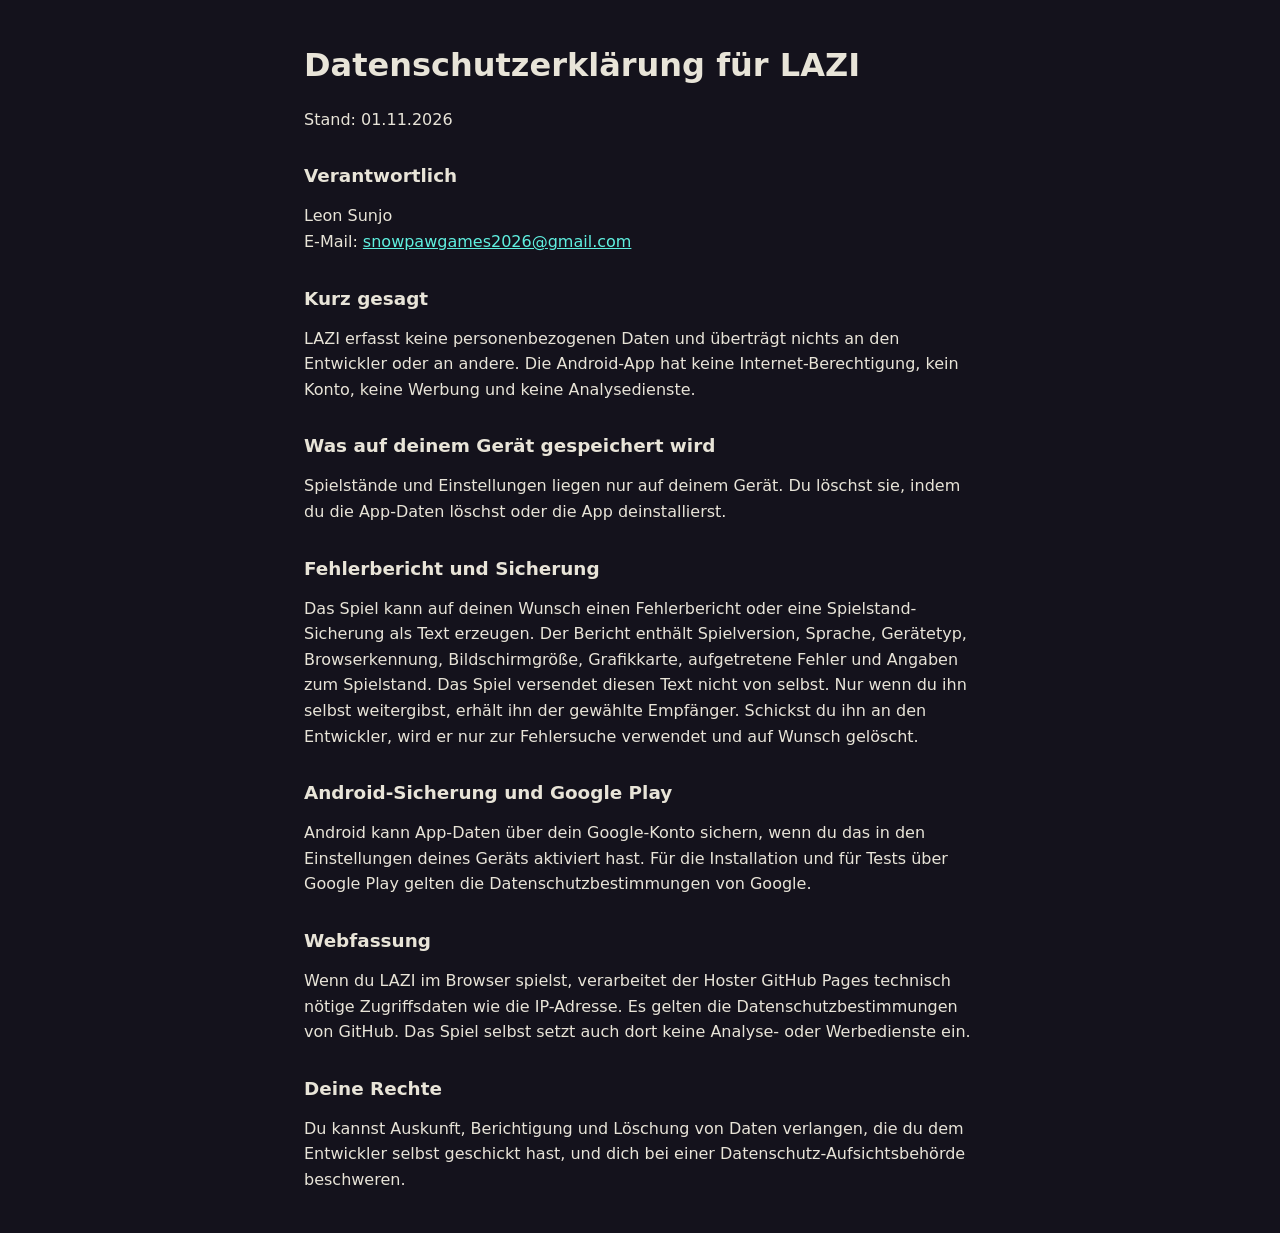
<file: datenschutz.html>
<!doctype html>
<html lang="de">
<head>
<meta charset="utf-8">
<meta name="viewport" content="width=device-width, initial-scale=1">
<title>LAZI: Datenschutz</title>
<style>
  body { font: 16px/1.6 system-ui, sans-serif; color: #e8e4d8; background: #14121c; margin: 0; padding: 24px 16px; }
  main { max-width: 42rem; margin: auto; }
  h1, h2 { line-height: 1.25; } h2 { margin-top: 2rem; font-size: 1.15rem; }
  a { color: #5ff0e0; }
</style>
</head>
<body>
<main>
<h1>Datenschutzerklärung für LAZI</h1>
<p>Stand: 01.11.2026</p>

<h2>Verantwortlich</h2>
<p>Leon Sunjo<br>E-Mail: <a href="mailto:snowpawgames2026@gmail.com">snowpawgames2026@gmail.com</a></p>

<h2>Kurz gesagt</h2>
<p>LAZI erfasst keine personenbezogenen Daten und überträgt nichts an den Entwickler oder an andere. Die Android-App hat keine Internet-Berechtigung, kein Konto, keine Werbung und keine Analysedienste.</p>

<h2>Was auf deinem Gerät gespeichert wird</h2>
<p>Spielstände und Einstellungen liegen nur auf deinem Gerät. Du löschst sie, indem du die App-Daten löschst oder die App deinstallierst.</p>

<h2>Fehlerbericht und Sicherung</h2>
<p>Das Spiel kann auf deinen Wunsch einen Fehlerbericht oder eine Spielstand-Sicherung als Text erzeugen. Der Bericht enthält Spielversion, Sprache, Gerätetyp, Browserkennung, Bildschirmgröße, Grafikkarte, aufgetretene Fehler und Angaben zum Spielstand. Das Spiel versendet diesen Text nicht von selbst. Nur wenn du ihn selbst weitergibst, erhält ihn der gewählte Empfänger. Schickst du ihn an den Entwickler, wird er nur zur Fehlersuche verwendet und auf Wunsch gelöscht.</p>

<h2>Android-Sicherung und Google Play</h2>
<p>Android kann App-Daten über dein Google-Konto sichern, wenn du das in den Einstellungen deines Geräts aktiviert hast. Für die Installation und für Tests über Google Play gelten die Datenschutzbestimmungen von Google.</p>

<h2>Webfassung</h2>
<p>Wenn du LAZI im Browser spielst, verarbeitet der Hoster GitHub Pages technisch nötige Zugriffsdaten wie die IP-Adresse. Es gelten die Datenschutzbestimmungen von GitHub. Das Spiel selbst setzt auch dort keine Analyse- oder Werbedienste ein.</p>

<h2>Deine Rechte</h2>
<p>Du kannst Auskunft, Berichtigung und Löschung von Daten verlangen, die du dem Entwickler selbst geschickt hast, und dich bei einer Datenschutz-Aufsichtsbehörde beschweren.</p>
</main>
</body>
</html>
</file>
<file: schriften/schriften.css>
/* Schriften lokal (für Offline und App). Pixelify Sans, Silkscreen und Fusion Pixel, SIL Open Font License, siehe OFL-*.txt */
/* Chinesisch: nur die benutzten Zeichen (werkzeuge/sprache/schrift.js). Wird nur geladen, wenn Chinesisch gewählt ist. */
/* Ziffern im Fließtext kommen aus Silkscreen: In Pixelify Sans sehen 5 und S, 3 und 8 fast gleich aus */
@font-face {
  font-family: 'LAZI Ziffern';
  font-style: normal;
  font-weight: 100 900;
  font-display: swap;
  src: url(silkscreen-latin.woff2) format('woff2');
  unicode-range: U+0030-0039;
}
@font-face {
  font-family: 'Fusion Pixel';
  font-style: normal;
  font-weight: 400;
  font-display: swap;
  src: url(fusion-pixel-zh.woff2) format('woff2');
}
@font-face {
  font-family: 'Pixelify Sans';
  font-style: normal;
  font-weight: 400;
  font-display: swap;
  src: url(pixelify-latin-ext.woff2) format('woff2');
  unicode-range: U+0100-02BA, U+02BD-02C5, U+02C7-02CC, U+02CE-02D7, U+02DD-02FF, U+0304, U+0308, U+0329, U+1D00-1DBF, U+1E00-1E9F, U+1EF2-1EFF, U+2020, U+20A0-20AB, U+20AD-20C4, U+2113, U+2C60-2C7F, U+A720-A7FF;
}
@font-face {
  font-family: 'Pixelify Sans';
  font-style: normal;
  font-weight: 400;
  font-display: swap;
  src: url(pixelify-latin.woff2) format('woff2');
  unicode-range: U+0000-00FF, U+0131, U+0152-0153, U+02BB-02BC, U+02C6, U+02DA, U+02DC, U+0304, U+0308, U+0329, U+2000-206F, U+20AC, U+2122, U+2191, U+2193, U+2212, U+2215, U+FEFF, U+FFFD;
}
@font-face {
  font-family: 'Pixelify Sans';
  font-style: normal;
  font-weight: 600;
  font-display: swap;
  src: url(pixelify-latin-ext.woff2) format('woff2');
  unicode-range: U+0100-02BA, U+02BD-02C5, U+02C7-02CC, U+02CE-02D7, U+02DD-02FF, U+0304, U+0308, U+0329, U+1D00-1DBF, U+1E00-1E9F, U+1EF2-1EFF, U+2020, U+20A0-20AB, U+20AD-20C4, U+2113, U+2C60-2C7F, U+A720-A7FF;
}
@font-face {
  font-family: 'Pixelify Sans';
  font-style: normal;
  font-weight: 600;
  font-display: swap;
  src: url(pixelify-latin.woff2) format('woff2');
  unicode-range: U+0000-00FF, U+0131, U+0152-0153, U+02BB-02BC, U+02C6, U+02DA, U+02DC, U+0304, U+0308, U+0329, U+2000-206F, U+20AC, U+2122, U+2191, U+2193, U+2212, U+2215, U+FEFF, U+FFFD;
}
@font-face {
  font-family: 'Pixelify Sans';
  font-style: normal;
  font-weight: 700;
  font-display: swap;
  src: url(pixelify-latin-ext.woff2) format('woff2');
  unicode-range: U+0100-02BA, U+02BD-02C5, U+02C7-02CC, U+02CE-02D7, U+02DD-02FF, U+0304, U+0308, U+0329, U+1D00-1DBF, U+1E00-1E9F, U+1EF2-1EFF, U+2020, U+20A0-20AB, U+20AD-20C4, U+2113, U+2C60-2C7F, U+A720-A7FF;
}
@font-face {
  font-family: 'Pixelify Sans';
  font-style: normal;
  font-weight: 700;
  font-display: swap;
  src: url(pixelify-latin.woff2) format('woff2');
  unicode-range: U+0000-00FF, U+0131, U+0152-0153, U+02BB-02BC, U+02C6, U+02DA, U+02DC, U+0304, U+0308, U+0329, U+2000-206F, U+20AC, U+2122, U+2191, U+2193, U+2212, U+2215, U+FEFF, U+FFFD;
}
@font-face {
  font-family: 'Silkscreen';
  font-style: normal;
  font-weight: 400;
  font-display: swap;
  src: url(silkscreen-latin-ext.woff2) format('woff2');
  unicode-range: U+0100-02BA, U+02BD-02C5, U+02C7-02CC, U+02CE-02D7, U+02DD-02FF, U+0304, U+0308, U+0329, U+1D00-1DBF, U+1E00-1E9F, U+1EF2-1EFF, U+2020, U+20A0-20AB, U+20AD-20C4, U+2113, U+2C60-2C7F, U+A720-A7FF;
}
@font-face {
  font-family: 'Silkscreen';
  font-style: normal;
  font-weight: 400;
  font-display: swap;
  src: url(silkscreen-latin.woff2) format('woff2');
  unicode-range: U+0000-00FF, U+0131, U+0152-0153, U+02BB-02BC, U+02C6, U+02DA, U+02DC, U+0304, U+0308, U+0329, U+2000-206F, U+20AC, U+2122, U+2191, U+2193, U+2212, U+2215, U+FEFF, U+FFFD;
}
</file>
